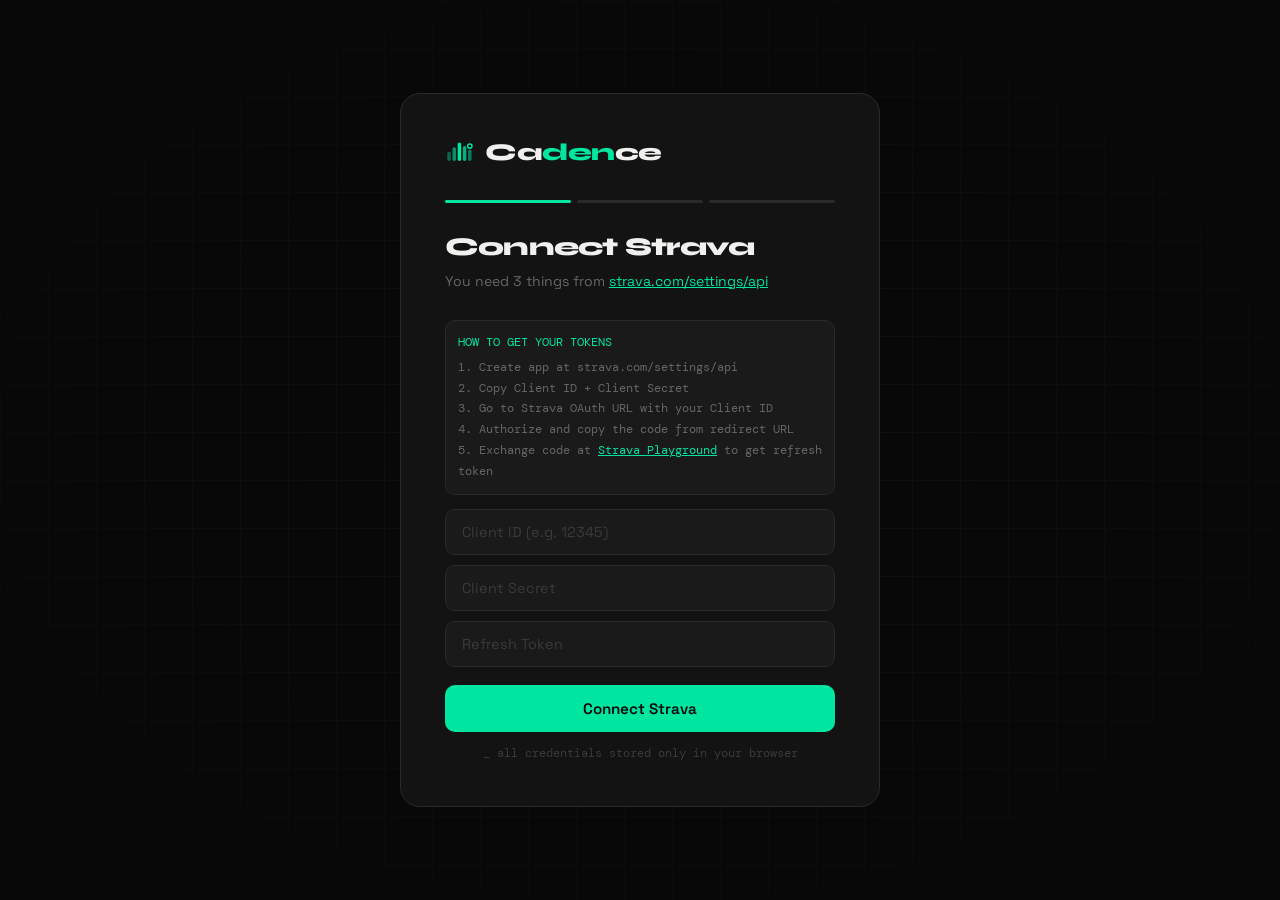
<file: cadence-app.html>
<!DOCTYPE html>
<html lang="en">
<head>
<meta charset="UTF-8">
<meta name="viewport" content="width=device-width, initial-scale=1.0">
<title>Cadence App</title>
<link href="https://fonts.googleapis.com/css2?family=Syne:wght@700;800&family=Space+Grotesk:wght@300;400;500;600&family=DM+Mono:wght@400;500&display=swap" rel="stylesheet">
<style>
  *, *::before, *::after { box-sizing: border-box; margin: 0; padding: 0; }

  :root {
    --green: #00E5A0;
    --green-dark: #00A371;
    --green-dim: #00E5A012;
    --bg: #080808;
    --bg2: #0e0e0e;
    --surface: #131313;
    --surface2: #1a1a1a;
    --surface3: #222;
    --border: #1e1e1e;
    --border2: #2a2a2a;
    --text: #f0f0ee;
    --muted: #666;
    --muted2: #3a3a3a;
    --sidebar-w: 240px;
  }

  body {
    background: var(--bg);
    color: var(--text);
    font-family: 'Space Grotesk', sans-serif;
    min-height: 100vh;
    overflow-x: hidden;
  }

  /* ─── SCREENS ─── */
  .screen { display: none; }
  .screen.active { display: flex; }

  /* ─── ONBOARDING ─── */
  #screen-onboard {
    min-height: 100vh;
    flex-direction: column;
    align-items: center;
    justify-content: center;
    padding: 40px 24px;
    position: relative;
    overflow: hidden;
  }

  .ob-grid {
    position: absolute; inset: 0;
    background-image: linear-gradient(var(--border) 1px, transparent 1px),
                      linear-gradient(90deg, var(--border) 1px, transparent 1px);
    background-size: 48px 48px;
    opacity: 0.4;
    mask-image: radial-gradient(ellipse 70% 70% at 50% 50%, black 20%, transparent 100%);
  }

  .ob-orb {
    position: absolute;
    width: 500px; height: 500px;
    background: radial-gradient(circle, #00E5A018 0%, transparent 70%);
    top: 50%; left: 50%;
    transform: translate(-50%, -50%);
    animation: pulse-orb 4s ease-in-out infinite;
  }

  @keyframes pulse-orb {
    0%, 100% { transform: translate(-50%, -50%) scale(1); }
    50% { transform: translate(-50%, -50%) scale(1.08); }
  }

  .ob-card {
    background: var(--surface);
    border: 1px solid var(--border2);
    border-radius: 20px;
    padding: 44px;
    max-width: 480px;
    width: 100%;
    position: relative;
    z-index: 1;
    animation: fadeUp 0.6s ease both;
  }

  @keyframes fadeUp {
    from { opacity: 0; transform: translateY(20px); }
    to { opacity: 1; transform: translateY(0); }
  }

  .ob-logo {
    display: flex;
    align-items: center;
    gap: 10px;
    margin-bottom: 32px;
  }

  .ob-wordmark {
    font-family: 'Syne', sans-serif;
    font-weight: 800;
    font-size: 1.5rem;
    letter-spacing: -0.02em;
  }

  .ob-wordmark span { color: var(--green); }

  .ob-step { display: none; }
  .ob-step.active { display: block; animation: fadeUp 0.4s ease both; }

  .ob-h { font-family: 'Syne', sans-serif; font-weight: 800; font-size: 1.6rem; letter-spacing: -0.03em; margin-bottom: 8px; }
  .ob-sub { font-size: 0.88rem; color: var(--muted); line-height: 1.6; margin-bottom: 28px; }

  .ob-input {
    width: 100%;
    background: var(--surface2);
    border: 1px solid var(--border2);
    border-radius: 10px;
    padding: 13px 16px;
    color: var(--text);
    font-family: 'Space Grotesk', sans-serif;
    font-size: 0.9rem;
    outline: none;
    margin-bottom: 10px;
    transition: border-color 0.2s;
  }

  .ob-input:focus { border-color: var(--green); }
  .ob-input::placeholder { color: var(--muted2); }

  .ob-select-grid {
    display: grid;
    grid-template-columns: 1fr 1fr;
    gap: 8px;
    margin-bottom: 20px;
  }

  .ob-option {
    background: var(--surface2);
    border: 1px solid var(--border2);
    border-radius: 10px;
    padding: 14px;
    cursor: pointer;
    transition: all 0.2s;
    text-align: center;
  }

  .ob-option:hover { border-color: var(--border2); background: var(--surface3); }
  .ob-option.selected { border-color: var(--green); background: var(--green-dim); }
  .ob-option-icon { font-size: 1.4rem; margin-bottom: 6px; }
  .ob-option-name { font-size: 0.82rem; font-weight: 500; }
  .ob-option-desc { font-size: 0.72rem; color: var(--muted); margin-top: 2px; }

  .btn-ob {
    width: 100%;
    background: var(--green);
    color: #080808;
    border: none;
    border-radius: 10px;
    padding: 14px;
    font-family: 'Space Grotesk', sans-serif;
    font-weight: 600;
    font-size: 0.95rem;
    cursor: pointer;
    margin-top: 8px;
    transition: background 0.2s, transform 0.1s;
  }

  .btn-ob:hover { background: #00ffb3; }
  .btn-ob:active { transform: scale(0.98); }
  .btn-ob:disabled { opacity: 0.4; cursor: not-allowed; }
  .btn-ob.secondary { background: transparent; border: 1px solid var(--border2); color: var(--muted); }
  .btn-ob.secondary:hover { border-color: var(--border2); background: var(--surface2); color: var(--text); }

  .ob-progress {
    display: flex;
    gap: 6px;
    margin-bottom: 28px;
  }

  .ob-dot {
    height: 3px;
    flex: 1;
    background: var(--border2);
    border-radius: 2px;
    transition: background 0.3s;
  }

  .ob-dot.done { background: var(--green); }

  .ob-tip {
    font-size: 0.75rem;
    color: var(--muted2);
    font-family: 'DM Mono', monospace;
    text-align: center;
    margin-top: 12px;
    line-height: 1.5;
  }

  /* ─── MAIN APP ─── */
  #screen-app {
    min-height: 100vh;
    flex-direction: row;
  }

  /* Sidebar */
  aside {
    width: var(--sidebar-w);
    min-height: 100vh;
    background: var(--surface);
    border-right: 1px solid var(--border);
    display: flex;
    flex-direction: column;
    padding: 24px 16px;
    position: fixed;
    top: 0; left: 0; bottom: 0;
    z-index: 50;
    flex-shrink: 0;
  }

  .sidebar-logo {
    display: flex;
    align-items: center;
    gap: 8px;
    padding: 0 8px;
    margin-bottom: 32px;
  }

  .sidebar-wordmark {
    font-family: 'Syne', sans-serif;
    font-weight: 800;
    font-size: 1.1rem;
    letter-spacing: -0.02em;
  }

  .sidebar-wordmark span { color: var(--green); }

  .sidebar-nav { flex: 1; display: flex; flex-direction: column; gap: 2px; }

  .nav-item {
    display: flex;
    align-items: center;
    gap: 10px;
    padding: 10px 12px;
    border-radius: 8px;
    cursor: pointer;
    transition: all 0.15s;
    color: var(--muted);
    font-size: 0.88rem;
    font-weight: 400;
    border: none;
    background: none;
    width: 100%;
    text-align: left;
    text-decoration: none;
  }

  .nav-item:hover { background: var(--surface2); color: var(--text); }
  .nav-item.active { background: var(--green-dim); color: var(--green); border: 1px solid #00E5A018; }

  .nav-item-icon { font-size: 1rem; width: 20px; text-align: center; flex-shrink: 0; }

  .sidebar-bottom { padding-top: 16px; border-top: 1px solid var(--border); }

  .trial-pill {
    background: var(--green-dim);
    border: 1px solid #00E5A022;
    border-radius: 10px;
    padding: 12px;
    margin-bottom: 12px;
  }

  .trial-pill-label { font-size: 0.7rem; color: var(--green); font-family: 'DM Mono', monospace; margin-bottom: 4px; }
  .trial-pill-days { font-family: 'Syne', sans-serif; font-weight: 800; font-size: 1.2rem; letter-spacing: -0.02em; }
  .trial-pill-sub { font-size: 0.7rem; color: var(--muted); }

  .user-row {
    display: flex;
    align-items: center;
    gap: 10px;
    padding: 8px 4px;
  }

  .user-avatar {
    width: 32px; height: 32px;
    border-radius: 50%;
    background: var(--green-dim);
    border: 1px solid #00E5A025;
    display: flex; align-items: center; justify-content: center;
    font-size: 0.75rem;
    font-weight: 600;
    color: var(--green);
    flex-shrink: 0;
    overflow: hidden;
  }

  .user-avatar img { width: 100%; height: 100%; object-fit: cover; border-radius: 50%; }

  .user-name { font-size: 0.82rem; font-weight: 500; flex: 1; overflow: hidden; text-overflow: ellipsis; white-space: nowrap; }
  .user-plan { font-size: 0.65rem; color: var(--green); font-family: 'DM Mono', monospace; }

  /* Main content */
  main {
    margin-left: var(--sidebar-w);
    flex: 1;
    min-height: 100vh;
    display: flex;
    flex-direction: column;
  }

  .top-bar {
    display: flex;
    align-items: center;
    justify-content: space-between;
    padding: 20px 32px;
    border-bottom: 1px solid var(--border);
    background: var(--bg);
    position: sticky;
    top: 0;
    z-index: 40;
  }

  .top-bar-title {
    font-family: 'Syne', sans-serif;
    font-weight: 800;
    font-size: 1.2rem;
    letter-spacing: -0.02em;
  }

  .top-bar-actions { display: flex; gap: 8px; align-items: center; }

  .btn-sm {
    background: var(--surface);
    border: 1px solid var(--border2);
    color: var(--muted);
    border-radius: 8px;
    padding: 7px 14px;
    font-family: 'Space Grotesk', sans-serif;
    font-size: 0.8rem;
    cursor: pointer;
    transition: all 0.2s;
  }

  .btn-sm:hover { border-color: var(--green); color: var(--green); }
  .btn-sm.primary { background: var(--green); color: #080808; border-color: var(--green); font-weight: 600; }
  .btn-sm.primary:hover { background: #00ffb3; }

  .page { display: none; padding: 32px; flex: 1; }
  .page.active { display: block; animation: fadeUp 0.3s ease both; }

  /* Stats grid */
  .stats-grid {
    display: grid;
    grid-template-columns: repeat(auto-fit, minmax(160px, 1fr));
    gap: 12px;
    margin-bottom: 28px;
  }

  .stat-card {
    background: var(--surface);
    border: 1px solid var(--border);
    border-radius: 12px;
    padding: 20px;
    transition: border-color 0.2s;
  }

  .stat-card:hover { border-color: var(--border2); }

  .stat-label {
    font-size: 0.68rem;
    color: var(--muted);
    text-transform: uppercase;
    letter-spacing: 0.1em;
    font-family: 'DM Mono', monospace;
    margin-bottom: 8px;
  }

  .stat-value {
    font-family: 'DM Mono', monospace;
    font-size: 1.8rem;
    font-weight: 500;
    line-height: 1;
    color: var(--text);
  }

  .stat-value.accent { color: var(--green); }

  .stat-sub {
    font-size: 0.72rem;
    color: var(--muted);
    margin-top: 4px;
    font-family: 'DM Mono', monospace;
  }

  /* Activities */
  .activities-wrap {
    display: grid;
    grid-template-columns: repeat(auto-fill, minmax(300px, 1fr));
    gap: 12px;
  }

  .act-card {
    background: var(--surface);
    border: 1px solid var(--border);
    border-radius: 12px;
    padding: 18px;
    transition: border-color 0.2s, transform 0.15s;
    cursor: pointer;
  }

  .act-card:hover { border-color: var(--border2); transform: translateY(-1px); }

  .act-header {
    display: flex;
    align-items: flex-start;
    justify-content: space-between;
    margin-bottom: 12px;
  }

  .act-type-icon {
    width: 34px; height: 34px;
    border-radius: 8px;
    display: flex; align-items: center; justify-content: center;
    font-size: 1rem;
    background: var(--green-dim);
    flex-shrink: 0;
  }

  .act-date { font-size: 0.72rem; color: var(--muted); font-family: 'DM Mono', monospace; }
  .act-name { font-weight: 600; font-size: 0.95rem; margin-bottom: 2px; }
  .act-sport { font-size: 0.72rem; color: var(--muted); }

  .act-stats {
    display: grid;
    grid-template-columns: repeat(3, 1fr);
    gap: 8px;
    padding-top: 12px;
    border-top: 1px solid var(--border);
  }

  .act-stat { text-align: center; }
  .act-stat-val { font-family: 'DM Mono', monospace; font-size: 1rem; font-weight: 500; display: block; }
  .act-stat-lbl { font-size: 0.62rem; color: var(--muted); text-transform: uppercase; letter-spacing: 0.08em; }

  /* AI Coach page */
  .coach-layout {
    display: grid;
    grid-template-columns: 1fr 340px;
    gap: 20px;
    height: calc(100vh - 140px);
  }

  .chat-wrap {
    background: var(--surface);
    border: 1px solid var(--border);
    border-radius: 14px;
    display: flex;
    flex-direction: column;
    overflow: hidden;
  }

  .chat-header {
    padding: 16px 20px;
    border-bottom: 1px solid var(--border);
    display: flex;
    align-items: center;
    gap: 10px;
  }

  .chat-ai-dot {
    width: 8px; height: 8px;
    background: var(--green);
    border-radius: 50%;
    animation: blink 2s ease-in-out infinite;
    flex-shrink: 0;
  }

  @keyframes blink { 0%,100%{opacity:1} 50%{opacity:0.3} }

  .chat-ai-name { font-weight: 600; font-size: 0.9rem; }
  .chat-ai-model { font-size: 0.72rem; color: var(--muted); font-family: 'DM Mono', monospace; margin-left: auto; }

  .chat-messages {
    flex: 1;
    overflow-y: auto;
    padding: 20px;
    display: flex;
    flex-direction: column;
    gap: 16px;
    scroll-behavior: smooth;
  }

  .chat-messages::-webkit-scrollbar { width: 4px; }
  .chat-messages::-webkit-scrollbar-track { background: transparent; }
  .chat-messages::-webkit-scrollbar-thumb { background: var(--border2); border-radius: 2px; }

  .msg {
    display: flex;
    gap: 10px;
    align-items: flex-start;
    animation: fadeUp 0.3s ease both;
  }

  .msg.user { flex-direction: row-reverse; }

  .msg-avatar {
    width: 28px; height: 28px;
    border-radius: 50%;
    display: flex; align-items: center; justify-content: center;
    font-size: 0.7rem;
    font-weight: 600;
    flex-shrink: 0;
  }

  .msg-avatar.coach { background: var(--green-dim); color: var(--green); border: 1px solid #00E5A025; }
  .msg-avatar.user-av { background: var(--surface3); color: var(--muted); border: 1px solid var(--border2); overflow: hidden; }
  .msg-avatar.user-av img { width: 100%; height: 100%; object-fit: cover; border-radius: 50%; }

  .msg-bubble {
    background: var(--surface2);
    border: 1px solid var(--border);
    border-radius: 10px;
    padding: 12px 14px;
    font-size: 0.88rem;
    line-height: 1.6;
    max-width: 80%;
  }

  .msg.user .msg-bubble {
    background: var(--green-dim);
    border-color: #00E5A020;
    color: var(--text);
  }

  .msg-time { font-size: 0.65rem; color: var(--muted2); font-family: 'DM Mono', monospace; margin-top: 4px; text-align: right; }
  .msg.user .msg-time { text-align: left; }

  .chat-input-wrap {
    padding: 16px 20px;
    border-top: 1px solid var(--border);
    display: flex;
    gap: 8px;
  }

  .chat-input {
    flex: 1;
    background: var(--surface2);
    border: 1px solid var(--border2);
    border-radius: 10px;
    padding: 11px 16px;
    color: var(--text);
    font-family: 'Space Grotesk', sans-serif;
    font-size: 0.88rem;
    outline: none;
    resize: none;
    transition: border-color 0.2s;
    min-height: 44px;
    max-height: 120px;
  }

  .chat-input:focus { border-color: var(--green); }
  .chat-input::placeholder { color: var(--muted2); }

  .chat-send {
    background: var(--green);
    color: #080808;
    border: none;
    border-radius: 10px;
    width: 44px; height: 44px;
    display: flex; align-items: center; justify-content: center;
    cursor: pointer;
    flex-shrink: 0;
    transition: background 0.2s;
    font-size: 1rem;
  }

  .chat-send:hover { background: #00ffb3; }
  .chat-send:disabled { opacity: 0.4; cursor: not-allowed; }

  /* Coach sidebar */
  .coach-sidebar {
    display: flex;
    flex-direction: column;
    gap: 12px;
    overflow-y: auto;
  }

  .sidebar-card {
    background: var(--surface);
    border: 1px solid var(--border);
    border-radius: 12px;
    padding: 16px;
  }

  .sidebar-card-title {
    font-size: 0.72rem;
    color: var(--muted);
    font-family: 'DM Mono', monospace;
    text-transform: uppercase;
    letter-spacing: 0.1em;
    margin-bottom: 12px;
  }

  .quick-prompt {
    background: var(--surface2);
    border: 1px solid var(--border2);
    border-radius: 8px;
    padding: 10px 12px;
    font-size: 0.8rem;
    color: var(--muted);
    cursor: pointer;
    transition: all 0.15s;
    margin-bottom: 6px;
    width: 100%;
    text-align: left;
    font-family: 'Space Grotesk', sans-serif;
  }

  .quick-prompt:hover { border-color: var(--green); color: var(--green); }

  /* AI key config */
  .ai-config-row {
    display: flex;
    align-items: center;
    gap: 8px;
    margin-bottom: 8px;
  }

  .ai-model-chip {
    flex: 1;
    padding: 8px 10px;
    border-radius: 8px;
    border: 1px solid var(--border2);
    background: var(--surface2);
    font-size: 0.78rem;
    color: var(--muted);
    cursor: pointer;
    transition: all 0.2s;
    text-align: center;
    font-family: 'Space Grotesk', sans-serif;
  }

  .ai-model-chip.active { border-color: var(--green); color: var(--green); background: var(--green-dim); }

  /* Groups page */
  .groups-grid {
    display: grid;
    grid-template-columns: repeat(auto-fill, minmax(280px, 1fr));
    gap: 12px;
  }

  .group-card {
    background: var(--surface);
    border: 1px solid var(--border);
    border-radius: 12px;
    padding: 20px;
    transition: border-color 0.2s;
  }

  .group-card:hover { border-color: var(--border2); }

  .group-flag { font-size: 1.4rem; margin-bottom: 10px; }
  .group-name { font-family: 'Syne', sans-serif; font-weight: 700; font-size: 1.05rem; margin-bottom: 4px; letter-spacing: -0.02em; }
  .group-meta { font-size: 0.78rem; color: var(--muted); margin-bottom: 14px; }
  .group-bar-bg { height: 4px; background: var(--surface3); border-radius: 2px; margin-bottom: 10px; }
  .group-bar-fg { height: 100%; background: var(--green); border-radius: 2px; }

  .group-stats {
    display: flex;
    justify-content: space-between;
    margin-bottom: 14px;
  }

  .group-stat-val { font-family: 'DM Mono', monospace; font-size: 1rem; font-weight: 500; }
  .group-stat-lbl { font-size: 0.65rem; color: var(--muted); text-transform: uppercase; letter-spacing: 0.08em; }

  .btn-join {
    width: 100%;
    padding: 9px;
    border-radius: 8px;
    font-family: 'Space Grotesk', sans-serif;
    font-size: 0.82rem;
    font-weight: 600;
    cursor: pointer;
    border: none;
    transition: all 0.2s;
  }

  .btn-join.joined { background: var(--green-dim); color: var(--green); border: 1px solid #00E5A022; }
  .btn-join.open { background: var(--surface2); color: var(--muted); border: 1px solid var(--border2); }
  .btn-join.open:hover { border-color: var(--green); color: var(--green); }

  /* Loading spinner */
  .spinner {
    width: 18px; height: 18px;
    border: 2px solid var(--border2);
    border-top-color: var(--green);
    border-radius: 50%;
    animation: spin 0.7s linear infinite;
    display: inline-block;
    vertical-align: middle;
    margin-right: 6px;
  }

  @keyframes spin { to { transform: rotate(360deg); } }

  .typing-indicator {
    display: flex;
    gap: 4px;
    align-items: center;
    padding: 4px 0;
  }

  .typing-dot {
    width: 6px; height: 6px;
    background: var(--green);
    border-radius: 50%;
    animation: typing 1.2s ease-in-out infinite;
  }

  .typing-dot:nth-child(2) { animation-delay: 0.2s; }
  .typing-dot:nth-child(3) { animation-delay: 0.4s; }

  @keyframes typing {
    0%, 80%, 100% { transform: scale(0.7); opacity: 0.5; }
    40% { transform: scale(1); opacity: 1; }
  }

  /* Notification toast */
  .toast {
    position: fixed;
    bottom: 24px;
    right: 24px;
    background: var(--surface2);
    border: 1px solid var(--border2);
    border-radius: 10px;
    padding: 12px 18px;
    font-size: 0.85rem;
    z-index: 200;
    animation: slideIn 0.3s ease;
    display: flex;
    align-items: center;
    gap: 8px;
    max-width: 320px;
    box-shadow: 0 8px 32px #00000060;
  }

  .toast.success { border-color: #00E5A040; }
  .toast-icon { color: var(--green); flex-shrink: 0; }

  @keyframes slideIn {
    from { opacity: 0; transform: translateY(10px); }
    to { opacity: 1; transform: translateY(0); }
  }

  /* Mobile */
  @media (max-width: 768px) {
    aside { transform: translateX(-100%); }
    main { margin-left: 0; }
    .coach-layout { grid-template-columns: 1fr; }
    .coach-sidebar { display: none; }
    .page { padding: 16px; }
    .top-bar { padding: 14px 16px; }
  }

  /* Scrollbar */
  ::-webkit-scrollbar { width: 4px; height: 4px; }
  ::-webkit-scrollbar-track { background: transparent; }
  ::-webkit-scrollbar-thumb { background: var(--border2); border-radius: 2px; }
</style>
</head>
<body>

<!-- ════════════════ ONBOARDING ════════════════ -->
<div class="screen active" id="screen-onboard">
  <div class="ob-grid"></div>
  <div class="ob-orb"></div>

  <div class="ob-card">
    <div class="ob-logo">
      <svg width="30" height="30" viewBox="0 0 52 52" fill="none">
        <rect x="4" y="24" width="6" height="16" rx="3" fill="#00E5A0" opacity="0.4"/>
        <rect x="13" y="16" width="6" height="24" rx="3" fill="#00E5A0" opacity="0.6"/>
        <rect x="22" y="8" width="6" height="32" rx="3" fill="#00E5A0"/>
        <rect x="31" y="14" width="6" height="26" rx="3" fill="#00E5A0" opacity="0.75"/>
        <rect x="40" y="20" width="6" height="20" rx="3" fill="#00E5A0" opacity="0.5"/>
        <circle cx="43" cy="14" r="5" fill="#00E5A0"/>
        <circle cx="43" cy="14" r="2.5" fill="#080808"/>
      </svg>
      <span class="ob-wordmark">Ca<span>den</span>ce</span>
    </div>

    <div class="ob-progress">
      <div class="ob-dot done" id="dot-0"></div>
      <div class="ob-dot" id="dot-1"></div>
      <div class="ob-dot" id="dot-2"></div>
    </div>

    <!-- Step 0: Strava credentials -->
    <div class="ob-step active" id="step-0">
      <div class="ob-h">Connect Strava</div>
      <div class="ob-sub">You need 3 things from <a href="https://www.strava.com/settings/api" target="_blank" style="color:var(--green)">strava.com/settings/api</a></div>
      <div style="background:var(--surface2);border:1px solid var(--border2);border-radius:10px;padding:12px;margin-bottom:14px;font-size:0.72rem;color:var(--muted);line-height:1.8;font-family:'DM Mono',monospace;">
        <div style="color:var(--green);margin-bottom:4px;">HOW TO GET YOUR TOKENS</div>
        1. Create app at strava.com/settings/api<br>
        2. Copy Client ID + Client Secret<br>
        3. Go to Strava OAuth URL with your Client ID<br>
        4. Authorize and copy the code from redirect URL<br>
        5. Exchange code at <a href="https://developers.strava.com/playground/" target="_blank" style="color:var(--green)">Strava Playground</a> to get refresh token
      </div>
      <input class="ob-input" id="strava-client-id" type="text" placeholder="Client ID (e.g. 12345)">
      <input class="ob-input" id="strava-client-secret" type="password" placeholder="Client Secret">
      <input class="ob-input" id="strava-refresh-token" type="password" placeholder="Refresh Token">
      <button class="btn-ob" id="btn-strava" onclick="connectStrava()">Connect Strava</button>
      <p class="ob-tip">_ all credentials stored only in your browser</p>
    </div>

    <!-- Step 1: Choose AI -->
    <div class="ob-step" id="step-1">
      <div class="ob-h">Choose your AI</div>
      <div class="ob-sub">Pick your preferred AI coach. You'll need an API key — stored only in your browser.</div>
      <div class="ob-select-grid">
        <div class="ob-option selected" onclick="selectAI('claude', this)">
          <div class="ob-option-icon">🧠</div>
          <div class="ob-option-name">Claude</div>
          <div class="ob-option-desc">by Anthropic</div>
        </div>
        <div class="ob-option" onclick="selectAI('openai', this)">
          <div class="ob-option-icon">⚡</div>
          <div class="ob-option-name">ChatGPT</div>
          <div class="ob-option-desc">by OpenAI</div>
        </div>
        <div class="ob-option" onclick="selectAI('gemini', this)">
          <div class="ob-option-icon">✨</div>
          <div class="ob-option-name">Gemini</div>
          <div class="ob-option-desc">by Google · free tier</div>
        </div>
      </div>
      <input class="ob-input" id="ai-key" type="password" placeholder="Paste your API key…">
      <button class="btn-ob" onclick="saveAI()">Save & continue</button>
      <button class="btn-ob secondary" style="margin-top:6px" onclick="skipAI()">Skip for now</button>
      <p class="ob-tip">_ key never leaves your device</p>
    </div>

    <!-- Step 2: Ready -->
    <div class="ob-step" id="step-2">
      <div class="ob-h">You're ready. 🎉</div>
      <div class="ob-sub">Your 14-day free trial has started. No credit card needed.</div>
      <div style="background:var(--surface2);border:1px solid var(--border2);border-radius:10px;padding:14px;margin-bottom:20px;">
        <div style="font-size:0.72rem;color:var(--muted);font-family:'DM Mono',monospace;margin-bottom:4px;">TRIAL ENDS IN</div>
        <div style="font-family:'Syne',sans-serif;font-weight:800;font-size:2rem;color:var(--green);letter-spacing:-0.02em;">14 days</div>
        <div style="font-size:0.75rem;color:var(--muted);">Full Pro access — no credit card</div>
      </div>
      <button class="btn-ob" onclick="enterApp()">Open Cadence →</button>
    </div>
  </div>
</div>

<!-- ════════════════ MAIN APP ════════════════ -->
<div class="screen" id="screen-app">

  <!-- Sidebar -->
  <aside>
    <div class="sidebar-logo">
      <svg width="24" height="24" viewBox="0 0 52 52" fill="none">
        <rect x="4" y="24" width="6" height="16" rx="3" fill="#00E5A0" opacity="0.4"/>
        <rect x="13" y="16" width="6" height="24" rx="3" fill="#00E5A0" opacity="0.6"/>
        <rect x="22" y="8" width="6" height="32" rx="3" fill="#00E5A0"/>
        <rect x="31" y="14" width="6" height="26" rx="3" fill="#00E5A0" opacity="0.75"/>
        <rect x="40" y="20" width="6" height="20" rx="3" fill="#00E5A0" opacity="0.5"/>
        <circle cx="43" cy="14" r="5" fill="#00E5A0"/>
        <circle cx="43" cy="14" r="2.5" fill="#080808"/>
      </svg>
      <span class="sidebar-wordmark">Ca<span>den</span>ce</span>
    </div>

    <nav class="sidebar-nav">
      <button class="nav-item active" onclick="showPage('dashboard', this)">
        <span class="nav-item-icon">📊</span> Dashboard
      </button>
      <button class="nav-item" onclick="showPage('coach', this)">
        <span class="nav-item-icon">🤖</span> AI Coach
      </button>
      <button class="nav-item" onclick="showPage('activities', this)">
        <span class="nav-item-icon">🏃</span> Activities
      </button>
      <button class="nav-item" onclick="showPage('groups', this)">
        <span class="nav-item-icon">👥</span> Groups
      </button>
      <button class="nav-item" onclick="showPage('plan', this)">
        <span class="nav-item-icon">📅</span> Training Plan
      </button>
    </nav>

    <div class="sidebar-bottom">
      <div class="trial-pill">
        <div class="trial-pill-label">FREE TRIAL</div>
        <div class="trial-pill-days">14 days left</div>
        <div class="trial-pill-sub">Upgrade to Elite</div>
      </div>
      <div class="user-row">
        <div class="user-avatar" id="sidebar-avatar">?</div>
        <div>
          <div class="user-name" id="sidebar-name">Loading…</div>
          <div class="user-plan">PRO TRIAL</div>
        </div>
      </div>
    </div>
  </aside>

  <!-- Main -->
  <main>
    <div class="top-bar">
      <div class="top-bar-title" id="page-title">Dashboard</div>
      <div class="top-bar-actions">
        <button class="btn-sm" onclick="refreshData()">↻ Sync</button>
        <button class="btn-sm primary" onclick="showPage('coach', document.querySelector('.nav-item:nth-child(2))'))">Ask AI Coach</button>
      </div>
    </div>

    <!-- Dashboard -->
    <div class="page active" id="page-dashboard">
      <div class="stats-grid" id="stats-grid">
        <div class="stat-card"><div class="stat-label">Activities</div><div class="stat-value accent" id="s-count">—</div><div class="stat-sub">last 60 days</div></div>
        <div class="stat-card"><div class="stat-label">Distance</div><div class="stat-value" id="s-dist">—</div><div class="stat-sub">km total</div></div>
        <div class="stat-card"><div class="stat-label">Moving time</div><div class="stat-value" id="s-time">—</div><div class="stat-sub">hours</div></div>
        <div class="stat-card"><div class="stat-label">Elevation</div><div class="stat-value" id="s-elev">—</div><div class="stat-sub">meters gained</div></div>
        <div class="stat-card"><div class="stat-label">Avg pace</div><div class="stat-value accent" id="s-pace">—</div><div class="stat-sub">min/km (runs)</div></div>
      </div>

      <div style="display:flex;align-items:center;justify-content:space-between;margin-bottom:16px;">
        <div style="font-family:'DM Mono',monospace;font-size:0.72rem;color:var(--muted);letter-spacing:0.1em;text-transform:uppercase;">Recent Activities</div>
        <button class="btn-sm" onclick="showPage('activities', document.querySelectorAll('.nav-item')[2])">View all →</button>
      </div>

      <div class="activities-wrap" id="dash-activities">
        <div style="color:var(--muted);font-size:0.88rem;padding:40px;text-align:center;grid-column:1/-1;">
          <div class="spinner"></div> Loading your activities…
        </div>
      </div>
    </div>

    <!-- AI Coach -->
    <div class="page" id="page-coach">
      <div class="coach-layout">
        <div class="chat-wrap">
          <div class="chat-header">
            <div class="chat-ai-dot"></div>
            <div class="chat-ai-name">Cadence Coach</div>
            <div class="chat-ai-model" id="chat-model-label">Claude</div>
          </div>
          <div class="chat-messages" id="chat-messages">
            <div class="msg">
              <div class="msg-avatar coach">AI</div>
              <div>
                <div class="msg-bubble">Hey! I'm your Cadence AI Coach. I have access to your recent Strava activities and I'm here to help you train smarter. Ask me anything — pacing, recovery, training plans, race prep... what's on your mind? 🏃</div>
                <div class="msg-time">now</div>
              </div>
            </div>
          </div>
          <div class="chat-input-wrap">
            <textarea class="chat-input" id="chat-input" placeholder="Ask your coach anything…" rows="1" onkeydown="handleKey(event)"></textarea>
            <button class="chat-send" id="chat-send" onclick="sendMessage()">→</button>
          </div>
        </div>

        <div class="coach-sidebar">
          <!-- AI config -->
          <div class="sidebar-card">
            <div class="sidebar-card-title">AI Model</div>
            <div class="ai-config-row">
              <div class="ai-model-chip active" id="chip-claude" onclick="switchModel('claude')">Claude</div>
              <div class="ai-model-chip" id="chip-openai" onclick="switchModel('openai')">ChatGPT</div>
              <div class="ai-model-chip" id="chip-gemini" onclick="switchModel('gemini')">Gemini ✨</div>
            </div>
            <input class="ob-input" id="coach-api-key" type="password" placeholder="API key…" style="margin-bottom:6px;font-size:0.78rem;padding:9px 12px;">
            <button class="btn-ob" style="padding:9px;font-size:0.8rem;" onclick="saveCoachKey()">Save key</button>
          </div>

          <!-- Quick prompts -->
          <div class="sidebar-card">
            <div class="sidebar-card-title">Quick prompts</div>
            <button class="quick-prompt" onclick="quickPrompt(this)">Why is my pace dropping in long runs?</button>
            <button class="quick-prompt" onclick="quickPrompt(this)">Am I overtraining this week?</button>
            <button class="quick-prompt" onclick="quickPrompt(this)">Build me a 10K training plan</button>
            <button class="quick-prompt" onclick="quickPrompt(this)">When will I break 50min for 10K?</button>
            <button class="quick-prompt" onclick="quickPrompt(this)">How's my weekly volume trend?</button>
            <button class="quick-prompt" onclick="quickPrompt(this)">What should I focus on this week?</button>
          </div>

          <!-- Recent stats for context -->
          <div class="sidebar-card">
            <div class="sidebar-card-title">Context sent to AI</div>
            <div id="context-preview" style="font-size:0.75rem;color:var(--muted);line-height:1.6;font-family:'DM Mono',monospace;">Loading your data…</div>
          </div>
        </div>
      </div>
    </div>

    <!-- Activities -->
    <div class="page" id="page-activities">
      <div style="display:flex;gap:8px;margin-bottom:20px;flex-wrap:wrap;" id="activity-filters">
        <button class="btn-sm primary" onclick="filterActs('all',this)">All</button>
        <button class="btn-sm" onclick="filterActs('Run',this)">Runs</button>
        <button class="btn-sm" onclick="filterActs('Ride',this)">Rides</button>
        <button class="btn-sm" onclick="filterActs('Walk',this)">Walks</button>
      </div>
      <div class="activities-wrap" id="all-activities"></div>
    </div>

    <!-- Groups -->
    <div class="page" id="page-groups">
      <div style="display:flex;align-items:center;justify-content:space-between;margin-bottom:24px;">
        <div>
          <div style="font-family:'Syne',sans-serif;font-weight:800;font-size:1.2rem;letter-spacing:-0.02em;margin-bottom:4px;">City Groups</div>
          <div style="font-size:0.82rem;color:var(--muted);">Compete with runners in your zone. Weekly km battles.</div>
        </div>
        <button class="btn-sm primary">+ Create group</button>
      </div>
      <div class="groups-grid" id="groups-grid"></div>
    </div>

    <!-- Training Plan -->
    <div class="page" id="page-plan">
      <div style="text-align:center;padding:80px 20px;">
        <div style="font-size:3rem;margin-bottom:16px;">📅</div>
        <div style="font-family:'Syne',sans-serif;font-weight:800;font-size:1.4rem;margin-bottom:10px;letter-spacing:-0.02em;">Training Plan</div>
        <div style="color:var(--muted);font-size:0.9rem;max-width:400px;margin:0 auto 28px;line-height:1.6;">Connect your AI coach and ask it to generate a personalized training plan based on your Strava data.</div>
        <button class="btn-sm primary" onclick="showPage('coach', document.querySelectorAll('.nav-item')[1]); setTimeout(()=>{document.getElementById('chat-input').value='Build me a personalized training plan for the next 4 weeks based on my recent activities';document.getElementById('chat-input').focus()},300)">Generate with AI Coach →</button>
      </div>
    </div>

  </main>
</div>

<script>
// ── State ──
let state = {
  stravaToken: localStorage.getItem('strava_token') || '',
  aiProvider: localStorage.getItem('ai_provider') || 'claude',
  aiKey: localStorage.getItem('ai_key') || '',
  athlete: null,
  activities: [],
  currentStep: 0,
  currentPage: 'dashboard'
};

// ── Boot ──
window.addEventListener('load', async () => {
  const hasCredentials = localStorage.getItem('strava_client_id') && localStorage.getItem('strava_refresh_token');
  if (hasCredentials) {
    // Auto refresh token on load
    const refreshed = await refreshStravaToken();
    if (refreshed) { enterApp(); return; }
  } else if (state.stravaToken) {
    enterApp();
    return;
  }
  // Prefill saved keys
  if (state.aiKey) document.getElementById('ai-key').value = '••••••••••••';
  if (state.aiKey) document.getElementById('coach-api-key').value = '••••••••••••';
  updateModelUI();
});

// ── Onboarding ──
function goStep(n) {
  document.querySelectorAll('.ob-step').forEach(s => s.classList.remove('active'));
  document.getElementById('step-' + n).classList.add('active');
  for (let i = 0; i <= n; i++) document.getElementById('dot-' + i).classList.add('done');
  state.currentStep = n;
}

async function connectStrava() {
  const clientId = document.getElementById('strava-client-id').value.trim();
  const clientSecret = document.getElementById('strava-client-secret').value.trim();
  const refreshToken = document.getElementById('strava-refresh-token').value.trim();
  if (!clientId || !clientSecret || !refreshToken) return toast('Please fill all 3 fields', 'error');
  const btn = document.getElementById('btn-strava');
  btn.disabled = true;
  btn.innerHTML = '<span class="spinner"></span> Connecting…';
  try {
    // Exchange refresh token for access token
    const tokenRes = await fetch('https://www.strava.com/oauth/token', {
      method: 'POST',
      headers: { 'Content-Type': 'application/json' },
      body: JSON.stringify({
        client_id: clientId,
        client_secret: clientSecret,
        refresh_token: refreshToken,
        grant_type: 'refresh_token'
      })
    });
    if (!tokenRes.ok) throw new Error('Invalid credentials — check Client ID, Secret and Refresh Token');
    const tokenData = await tokenRes.json();
    if (tokenData.errors) throw new Error('Invalid credentials');
    state.stravaToken = tokenData.access_token;
    // Save credentials for auto-refresh
    localStorage.setItem('strava_client_id', clientId);
    localStorage.setItem('strava_client_secret', clientSecret);
    localStorage.setItem('strava_refresh_token', refreshToken);
    localStorage.setItem('strava_token', tokenData.access_token);
    // Load athlete to verify
    const athRes = await fetch('https://www.strava.com/api/v3/athlete', {
      headers: { Authorization: `Bearer ${state.stravaToken}` }
    });
    if (!athRes.ok) throw new Error('Connected but failed to load athlete');
    state.athlete = await athRes.json();
    goStep(1);
  } catch(e) {
    toast(e.message || 'Connection failed — check your credentials', 'error');
  } finally {
    btn.disabled = false;
    btn.textContent = 'Connect Strava';
  }
}

async function refreshStravaToken() {
  const clientId = localStorage.getItem('strava_client_id');
  const clientSecret = localStorage.getItem('strava_client_secret');
  const refreshToken = localStorage.getItem('strava_refresh_token');
  if (!clientId || !clientSecret || !refreshToken) return false;
  try {
    const res = await fetch('https://www.strava.com/oauth/token', {
      method: 'POST',
      headers: { 'Content-Type': 'application/json' },
      body: JSON.stringify({ client_id: clientId, client_secret: clientSecret, refresh_token: refreshToken, grant_type: 'refresh_token' })
    });
    const data = await res.json();
    if (data.access_token) {
      state.stravaToken = data.access_token;
      localStorage.setItem('strava_token', data.access_token);
      return true;
    }
  } catch(e) {}
  return false;
}

function selectAI(provider, el) {
  document.querySelectorAll('.ob-option').forEach(o => o.classList.remove('selected'));
  el.classList.add('selected');
  state.aiProvider = provider;
}

function saveAI() {
  const key = document.getElementById('ai-key').value.trim();
  if (key && !key.includes('•')) {
    state.aiKey = key;
    localStorage.setItem('ai_key', key);
    localStorage.setItem('ai_provider', state.aiProvider);
  }
  goStep(2);
}

function skipAI() { goStep(2); }

async function enterApp() {
  document.getElementById('screen-onboard').classList.remove('active');
  document.getElementById('screen-app').classList.add('active');
  await loadData();
}

// ── Data Loading ──
async function loadData() {
  if (!state.stravaToken) return;
  try {
    // Load athlete if not loaded
    if (!state.athlete) {
      const res = await fetch('https://www.strava.com/api/v3/athlete', {
        headers: { Authorization: `Bearer ${state.stravaToken}` }
      });
      state.athlete = await res.json();
    }

    // Update UI with athlete
    const name = `${state.athlete.firstname || ''} ${state.athlete.lastname || ''}`.trim();
    const nameEl = document.getElementById('sidebar-name');
    if (nameEl) nameEl.textContent = name || 'Runner';

    const avatarEl = document.getElementById('sidebar-avatar');
    if (avatarEl) {
      if (state.athlete.profile && state.athlete.profile !== 'https://dgalywyr863hv.cloudfront.net/pictures/athletes/large.jpg') {
        avatarEl.innerHTML = `<img src="${state.athlete.profile}" alt="">`;
      } else {
        avatarEl.textContent = (state.athlete.firstname || 'R')[0].toUpperCase();
      }
    }

    // Load activities
    const actsRes = await fetch('https://www.strava.com/api/v3/athlete/activities?per_page=60', {
      headers: { Authorization: `Bearer ${state.stravaToken}` }
    });
    state.activities = await actsRes.json();

    renderDashboard();
    renderActivities();
    renderGroups();
    buildContext();

  } catch(e) {
    toast('Failed to load data from Strava', 'error');
    console.error(e);
  }
}

async function refreshData() {
  toast('Syncing with Strava…', 'info');
  await loadData();
  toast('Synced! ✓', 'success');
}

// ── Dashboard ──
function renderDashboard() {
  const acts = state.activities;
  const runs = acts.filter(a => a.sport_type === 'Run' || a.type === 'Run');

  const totalDist = acts.reduce((s,a) => s + (a.distance||0), 0) / 1000;
  const totalTime = acts.reduce((s,a) => s + (a.moving_time||0), 0) / 3600;
  const totalElev = acts.reduce((s,a) => s + (a.total_elevation_gain||0), 0);
  const avgPace = runs.length ? runs.reduce((s,a) => s + (a.moving_time / (a.distance/1000)), 0) / runs.length : 0;

  document.getElementById('s-count').textContent = acts.length;
  document.getElementById('s-dist').textContent = totalDist.toFixed(1);
  document.getElementById('s-time').textContent = totalTime.toFixed(1);
  document.getElementById('s-elev').textContent = Math.round(totalElev).toLocaleString();
  document.getElementById('s-pace').textContent = avgPace > 0 ? fmtPace(avgPace) : '—';

  const container = document.getElementById('dash-activities');
  const recent = acts.slice(0, 6);
  container.innerHTML = recent.length ? recent.map(renderActCard).join('') : '<p style="color:var(--muted);padding:40px;text-align:center">No activities found.</p>';
}

function renderActCard(a) {
  const dist = (a.distance / 1000).toFixed(2);
  const time = fmtTime(a.moving_time);
  const type = a.sport_type || a.type || 'Workout';
  const isRun = type === 'Run' || type === 'TrailRun';
  const third = isRun && a.distance > 0 ? fmtPace(a.moving_time / (a.distance/1000)) : fmtElev(a.total_elevation_gain);
  const thirdLbl = isRun ? 'Pace /km' : 'Elevation';
  const date = new Date(a.start_date_local || a.start_date).toLocaleDateString('en-US',{month:'short',day:'numeric'});

  return `<div class="act-card">
    <div class="act-header">
      <div>
        <div class="act-name">${escHtml(a.name)}</div>
        <div class="act-sport">${type} · ${date}</div>
      </div>
      <div class="act-type-icon">${typeIcon(type)}</div>
    </div>
    <div class="act-stats">
      <div class="act-stat"><span class="act-stat-val">${dist}</span><span class="act-stat-lbl">km</span></div>
      <div class="act-stat"><span class="act-stat-val">${time}</span><span class="act-stat-lbl">Time</span></div>
      <div class="act-stat"><span class="act-stat-val">${third}</span><span class="act-stat-lbl">${thirdLbl}</span></div>
    </div>
  </div>`;
}

// ── Activities page ──
let actFilter = 'all';

function renderActivities() {
  const container = document.getElementById('all-activities');
  const filtered = actFilter === 'all' ? state.activities : state.activities.filter(a => (a.sport_type||a.type) === actFilter);
  container.innerHTML = filtered.length ? filtered.map(renderActCard).join('') : '<p style="color:var(--muted);padding:40px;text-align:center">No activities.</p>';
}

function filterActs(type, btn) {
  actFilter = type;
  document.querySelectorAll('#activity-filters .btn-sm').forEach(b => b.classList.remove('primary'));
  btn.classList.add('primary');
  renderActivities();
}

// ── Groups ──
const GROUPS = [
  { flag:'🇪🇸', name:'Madrid Centro', members:142, km:312, pct:85, joined:true },
  { flag:'🇪🇸', name:'Barcelona Eixample', members:98, km:278, pct:75, joined:false },
  { flag:'🇲🇽', name:'CDMX Norte', members:203, km:248, pct:67, joined:false },
  { flag:'🇨🇴', name:'Bogotá Chapinero', members:87, km:189, pct:51, joined:false },
  { flag:'🇦🇷', name:'Buenos Aires Palermo', members:176, km:334, pct:90, joined:false },
  { flag:'🇺🇸', name:'Miami Beach', members:134, km:156, pct:42, joined:false },
];

function renderGroups() {
  document.getElementById('groups-grid').innerHTML = GROUPS.map(g => `
    <div class="group-card">
      <div class="group-flag">${g.flag}</div>
      <div class="group-name">${g.name}</div>
      <div class="group-meta">${g.members} runners · This week</div>
      <div class="group-bar-bg"><div class="group-bar-fg" style="width:${g.pct}%"></div></div>
      <div class="group-stats">
        <div><div class="group-stat-val">${g.km}</div><div class="group-stat-lbl">km this week</div></div>
        <div><div class="group-stat-val">${g.members}</div><div class="group-stat-lbl">members</div></div>
        <div><div class="group-stat-val">#${Math.ceil(Math.random()*5)}</div><div class="group-stat-lbl">ranking</div></div>
      </div>
      <button class="btn-join ${g.joined?'joined':'open'}" onclick="toggleJoin(this)">${g.joined?'✓ Joined':'Join group'}</button>
    </div>
  `).join('');
}

function toggleJoin(btn) {
  if (btn.classList.contains('joined')) {
    btn.classList.remove('joined'); btn.classList.add('open'); btn.textContent = 'Join group';
  } else {
    btn.classList.remove('open'); btn.classList.add('joined'); btn.textContent = '✓ Joined';
    toast('Joined! You\'re now competing 🔥', 'success');
  }
}

// ── AI Coach ──
function buildContext() {
  const acts = state.activities.slice(0, 10);
  const runs = acts.filter(a => a.sport_type === 'Run' || a.type === 'Run');
  const totalKm = acts.reduce((s,a)=>s+(a.distance||0),0)/1000;
  const athlete = state.athlete;

  const contextEl = document.getElementById('context-preview');
  if (contextEl) {
    contextEl.textContent = `Athlete: ${athlete?.firstname} ${athlete?.lastname}\nRecent acts: ${acts.length} (last 60d)\nRun activities: ${runs.length}\nTotal km: ${totalKm.toFixed(1)}\nSports: ${[...new Set(acts.map(a=>a.sport_type||a.type))].join(', ')}`;
  }
}

function getContextSummary() {
  const acts = state.activities.slice(0, 15);
  const runs = acts.filter(a => a.sport_type==='Run'||a.type==='Run');
  const totalKm = acts.reduce((s,a)=>s+(a.distance||0),0)/1000;
  const avgPace = runs.length ? runs.reduce((s,a)=>s+(a.moving_time/(a.distance/1000)),0)/runs.length : 0;
  const athlete = state.athlete;

  return `Athlete: ${athlete?.firstname} ${athlete?.lastname}, ${athlete?.city||''} ${athlete?.country||''}
Recent activities (last 60 days): ${acts.length} total
Running activities: ${runs.length}
Total distance: ${totalKm.toFixed(1)} km
Average run pace: ${avgPace>0?fmtPace(avgPace):'N/A'}

Recent runs:
${runs.slice(0,5).map(a=>`- ${a.name}: ${(a.distance/1000).toFixed(2)}km in ${fmtTime(a.moving_time)}, pace ${fmtPace(a.moving_time/(a.distance/1000))}`).join('\n')}

Sport breakdown: ${[...new Set(acts.map(a=>a.sport_type||a.type))].join(', ')}`;
}

let chatHistory = [];
let selectedModel = localStorage.getItem('ai_provider') || 'claude';

function switchModel(model) {
  selectedModel = model;
  state.aiProvider = model;
  localStorage.setItem('ai_provider', model);
  updateModelUI();
}

function updateModelUI() {
  document.querySelectorAll('.ai-model-chip').forEach(c => c.classList.remove('active'));
  const chip = document.getElementById('chip-' + selectedModel);
  if (chip) chip.classList.add('active');
  const label = document.getElementById('chat-model-label');
  if (label) label.textContent = selectedModel === 'claude' ? 'Claude' : selectedModel === 'gemini' ? 'Gemini' : 'ChatGPT';
}

function saveCoachKey() {
  const key = document.getElementById('coach-api-key').value.trim();
  if (key && !key.includes('•')) {
    state.aiKey = key;
    localStorage.setItem('ai_key', key);
    toast('API key saved ✓', 'success');
  }
}

function handleKey(e) {
  if (e.key === 'Enter' && !e.shiftKey) {
    e.preventDefault();
    sendMessage();
  }
}

function quickPrompt(btn) {
  document.getElementById('chat-input').value = btn.textContent;
  sendMessage();
}

async function sendMessage() {
  const input = document.getElementById('chat-input');
  const text = input.value.trim();
  if (!text) return;

  input.value = '';
  appendMsg('user', text);

  const sendBtn = document.getElementById('chat-send');
  sendBtn.disabled = true;

  const typingId = appendTyping();

  const systemPrompt = `You are Cadence AI Coach, an expert running coach and sports scientist. You have access to the athlete's real Strava data:

${getContextSummary()}

Be specific, data-driven, and actionable. Reference their actual runs and numbers. Keep responses concise but insightful. Use emojis sparingly. Format with short paragraphs, not bullet walls.`;

  chatHistory.push({ role: 'user', content: text });

  try {
    let reply = '';

    if (!state.aiKey) {
      await new Promise(r => setTimeout(r, 1200));
      reply = `To get personalized coaching, add your API key in the panel on the right. I support:\n\n🧠 Claude (console.anthropic.com)\n⚡ ChatGPT (platform.openai.com)\n✨ Gemini (aistudio.google.com) — has a free tier!\n\nOnce you add your key, I'll analyze your actual Strava data and give you real insights! 🏃`;
    } else if (selectedModel === 'claude') {
      const res = await fetch('https://api.anthropic.com/v1/messages', {
        method: 'POST',
        headers: {
          'Content-Type': 'application/json',
          'x-api-key': state.aiKey,
          'anthropic-version': '2023-06-01'
        },
        body: JSON.stringify({
          model: 'claude-sonnet-4-20250514',
          max_tokens: 1000,
          system: systemPrompt,
          messages: chatHistory
        })
      });
      if (!res.ok) {
        const err = await res.json();
        throw new Error(err.error?.message || 'API error');
      }
      const data = await res.json();
      reply = data.content[0].text;
    } else {
      // OpenAI
      const res = await fetch('https://api.openai.com/v1/chat/completions', {
        method: 'POST',
        headers: {
          'Content-Type': 'application/json',
          'Authorization': `Bearer ${state.aiKey}`
        },
        body: JSON.stringify({
          model: 'gpt-4o',
          max_tokens: 1000,
          messages: [
            { role: 'system', content: systemPrompt },
            ...chatHistory
          ]
        })
      });
      if (!res.ok) {
        const err = await res.json();
        throw new Error(err.error?.message || 'API error');
      }
      const data = await res.json();
      reply = data.choices[0].message.content;
    } else {
      // Gemini
      const geminiMessages = chatHistory.map(m => ({
        role: m.role === 'assistant' ? 'model' : 'user',
        parts: [{ text: m.content }]
      }));
      const res = await fetch(`https://generativelanguage.googleapis.com/v1beta/models/gemini-1.5-flash:generateContent?key=${state.aiKey}`, {
        method: 'POST',
        headers: { 'Content-Type': 'application/json' },
        body: JSON.stringify({
          system_instruction: { parts: [{ text: systemPrompt }] },
          contents: geminiMessages,
          generationConfig: { maxOutputTokens: 1000 }
        })
      });
      if (!res.ok) {
        const err = await res.json();
        throw new Error(err.error?.message || 'Gemini API error');
      }
      const data = await res.json();
      reply = data.candidates[0].content.parts[0].text;
    }

    chatHistory.push({ role: 'assistant', content: reply });
    removeTyping(typingId);
    appendMsg('coach', reply);

  } catch(e) {
    removeTyping(typingId);
    appendMsg('coach', `⚠️ ${e.message || 'Something went wrong. Check your API key.'}`);
  } finally {
    sendBtn.disabled = false;
    input.focus();
  }
}

function appendMsg(role, text) {
  const container = document.getElementById('chat-messages');
  const isUser = role === 'user';
  const now = new Date().toLocaleTimeString('en-US', {hour:'2-digit', minute:'2-digit'});
  const avatarHtml = isUser
    ? (state.athlete?.profile ? `<img src="${state.athlete.profile}" alt="">` : (state.athlete?.firstname||'U')[0].toUpperCase())
    : 'AI';

  const div = document.createElement('div');
  div.className = `msg ${isUser ? 'user' : ''}`;
  div.innerHTML = `
    <div class="msg-avatar ${isUser?'user-av':'coach'}">${avatarHtml}</div>
    <div>
      <div class="msg-bubble">${escHtml(text).replace(/\n/g,'<br>')}</div>
      <div class="msg-time">${now}</div>
    </div>`;
  container.appendChild(div);
  container.scrollTop = container.scrollHeight;
  return div;
}

function appendTyping() {
  const container = document.getElementById('chat-messages');
  const id = 'typing-' + Date.now();
  const div = document.createElement('div');
  div.className = 'msg';
  div.id = id;
  div.innerHTML = `<div class="msg-avatar coach">AI</div><div><div class="msg-bubble"><div class="typing-indicator"><div class="typing-dot"></div><div class="typing-dot"></div><div class="typing-dot"></div></div></div></div>`;
  container.appendChild(div);
  container.scrollTop = container.scrollHeight;
  return id;
}

function removeTyping(id) {
  const el = document.getElementById(id);
  if (el) el.remove();
}

// ── Navigation ──
function showPage(name, btn) {
  document.querySelectorAll('.page').forEach(p => p.classList.remove('active'));
  document.querySelectorAll('.nav-item').forEach(n => n.classList.remove('active'));
  document.getElementById('page-' + name).classList.add('active');
  if (btn) btn.classList.add('active');
  const titles = { dashboard:'Dashboard', coach:'AI Coach', activities:'Activities', groups:'Groups', plan:'Training Plan' };
  document.getElementById('page-title').textContent = titles[name] || name;
  state.currentPage = name;
}

// ── Helpers ──
function fmtTime(s) {
  if (!s) return '—';
  const h = Math.floor(s/3600), m = Math.floor((s%3600)/60), sec = s%60;
  if (h > 0) return `${h}:${String(m).padStart(2,'0')}:${String(sec).padStart(2,'0')}`;
  return `${m}:${String(sec).padStart(2,'0')}`;
}

function fmtPace(secPerKm) {
  if (!secPerKm || !isFinite(secPerKm)) return '—';
  const m = Math.floor(secPerKm/60), s = Math.round(secPerKm%60);
  return `${m}:${String(s).padStart(2,'0')}`;
}

function fmtElev(m) { return m ? `${Math.round(m)}m` : '—'; }

function typeIcon(t) {
  const icons = { Run:'🏃', Ride:'🚴', Swim:'🏊', Walk:'🚶', Hike:'🥾', WeightTraining:'🏋️', Yoga:'🧘', TrailRun:'🏔️', VirtualRide:'🖥️', VirtualRun:'🖥️', Workout:'💪', Crossfit:'💪' };
  return icons[t] || '⚡';
}

function escHtml(str) {
  return String(str).replace(/&/g,'&amp;').replace(/</g,'&lt;').replace(/>/g,'&gt;').replace(/"/g,'&quot;');
}

function toast(msg, type = 'success') {
  const existing = document.querySelector('.toast');
  if (existing) existing.remove();
  const t = document.createElement('div');
  t.className = `toast ${type}`;
  t.innerHTML = `<span class="toast-icon">${type==='success'?'✓':type==='error'?'⚠':'ℹ'}</span> ${msg}`;
  document.body.appendChild(t);
  setTimeout(() => t.remove(), 3000);
}
</script>
</body>
</html>
</file>
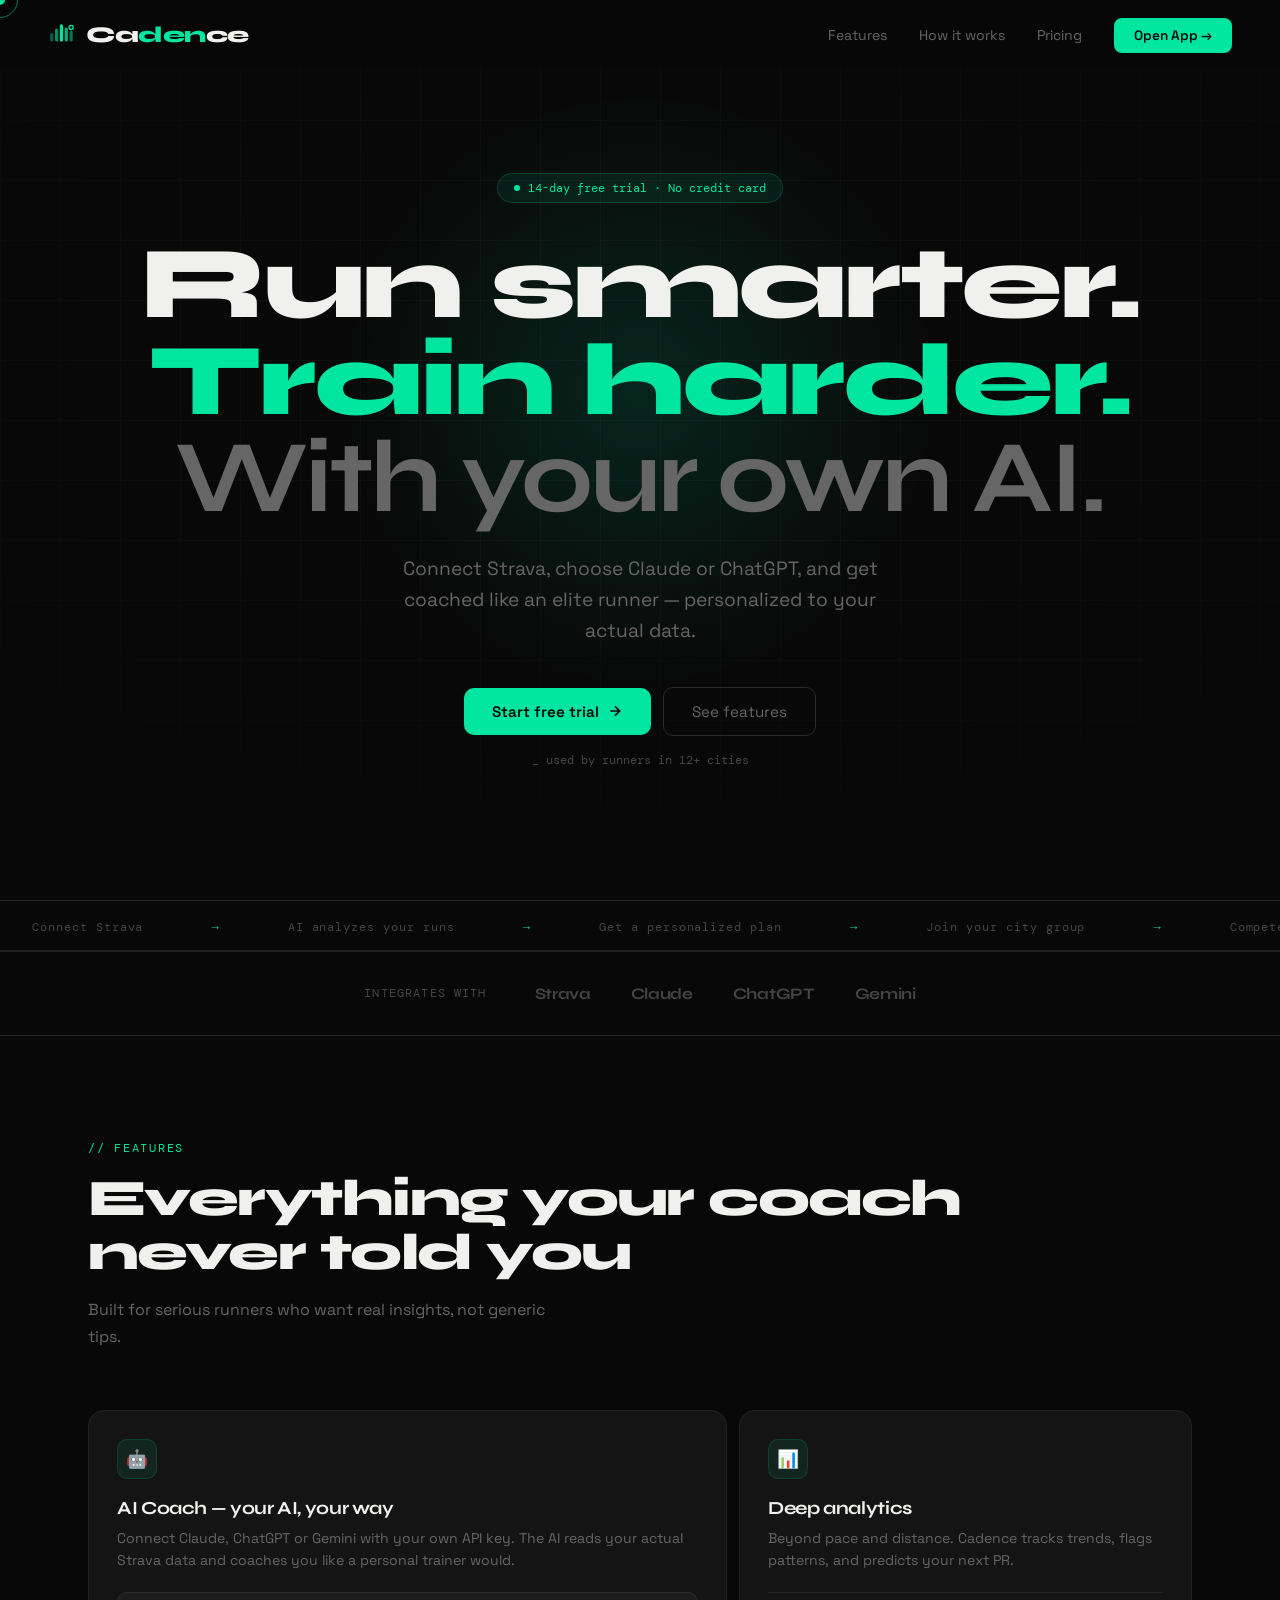
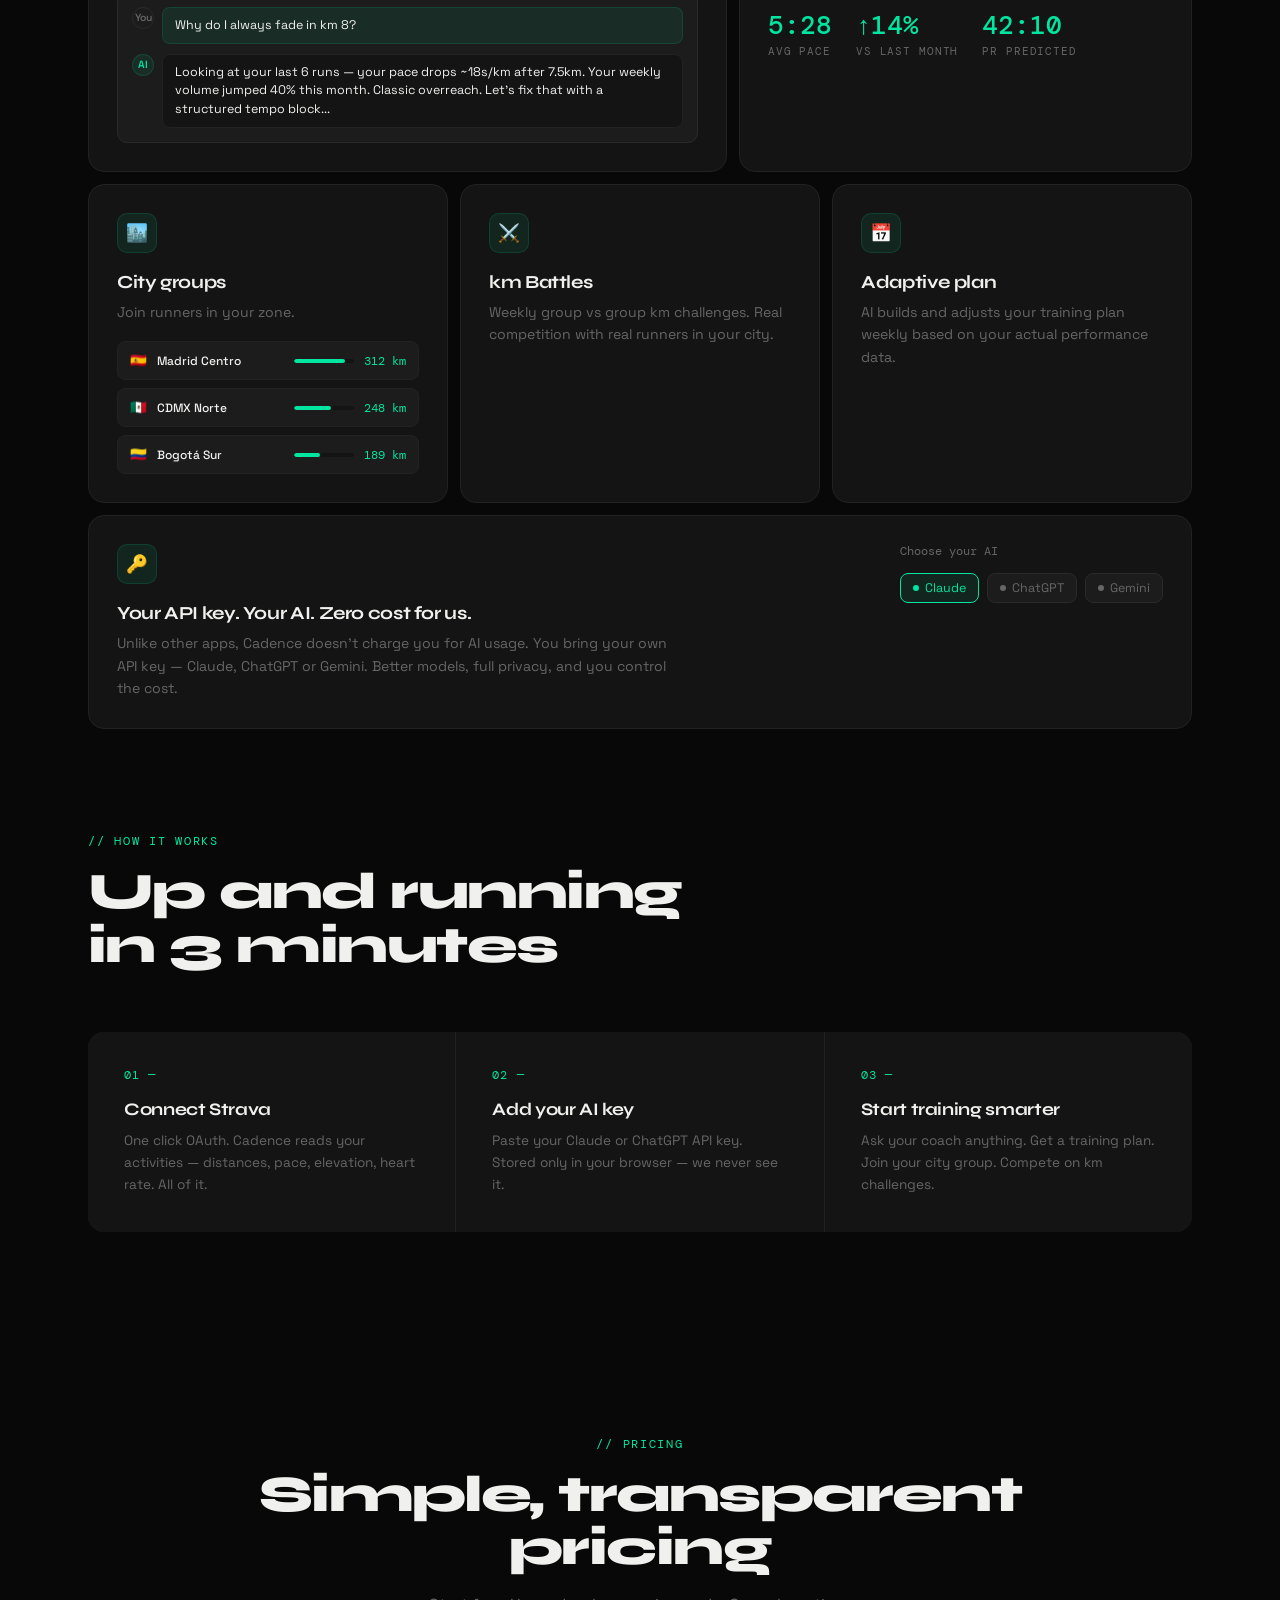
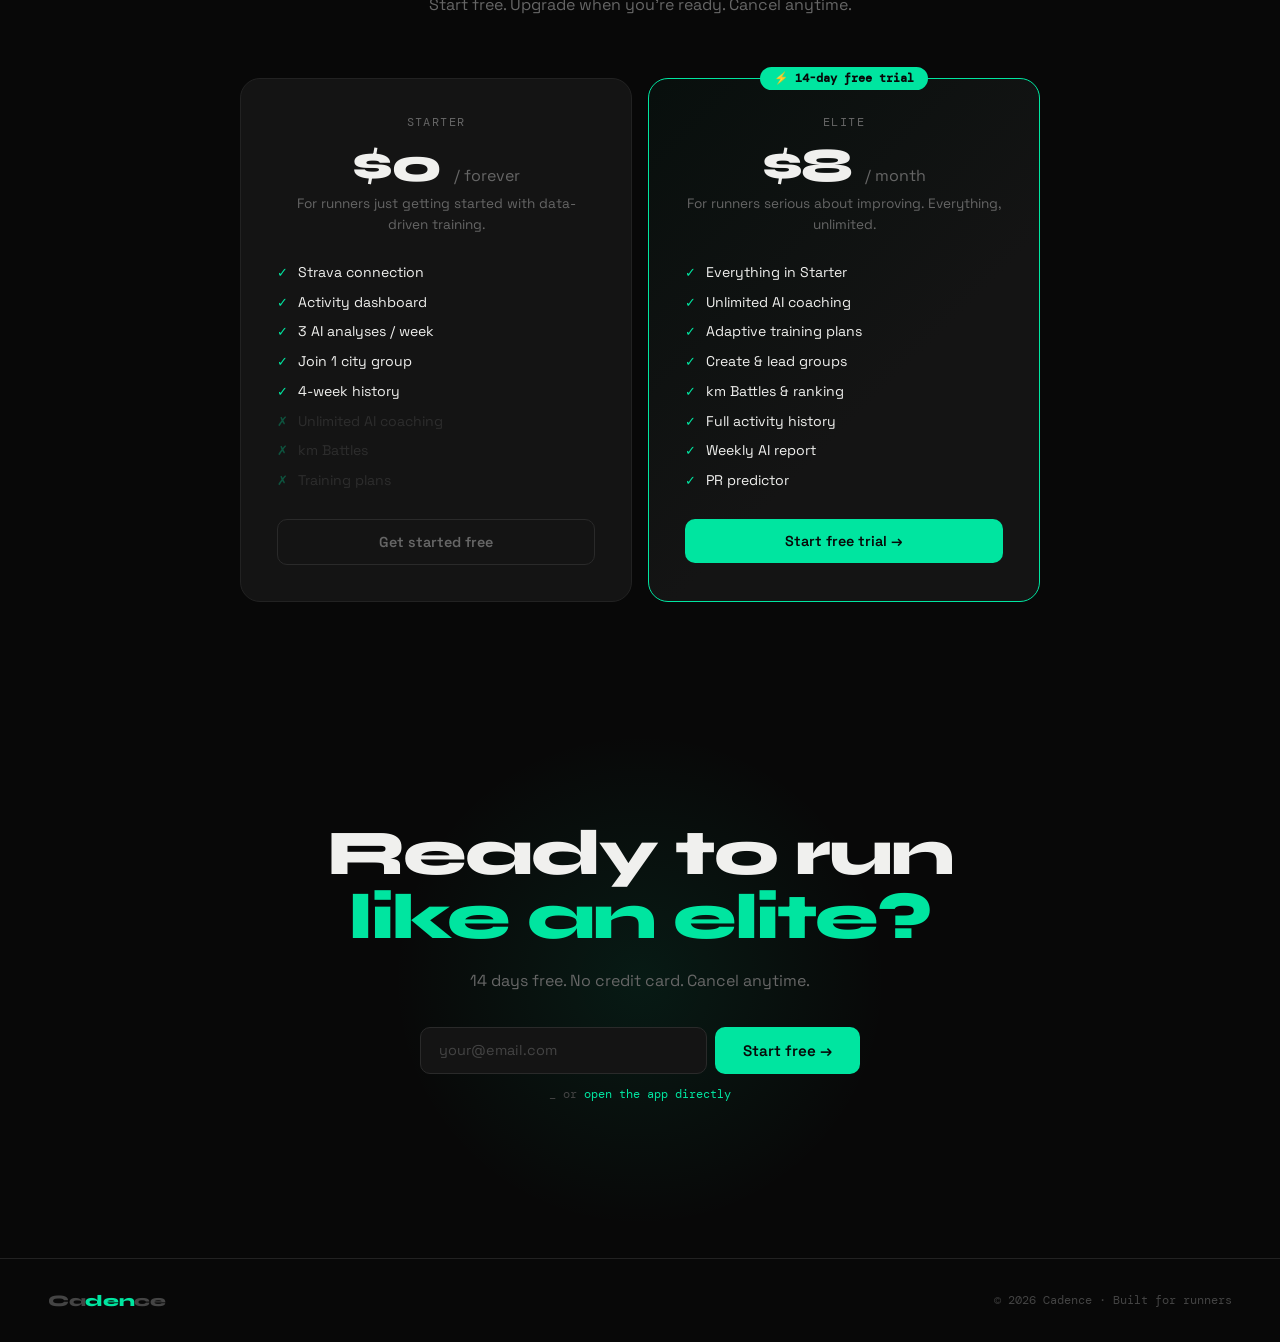
<file: cadence-landing.html>
<!DOCTYPE html>
<html lang="en">
<head>
<meta charset="UTF-8">
<meta name="viewport" content="width=device-width, initial-scale=1.0">
<title>Cadence — AI Running Coach</title>
<meta name="description" content="Connect Strava, choose your AI, get coached like an elite. Free 14-day trial.">
<link rel="preconnect" href="https://fonts.googleapis.com">
<link href="https://fonts.googleapis.com/css2?family=Syne:wght@700;800&family=Space+Grotesk:wght@300;400;500;600&family=DM+Mono:wght@400;500&display=swap" rel="stylesheet">
<style>
  *, *::before, *::after { box-sizing: border-box; margin: 0; padding: 0; }

  :root {
    --green: #00E5A0;
    --green-dark: #00A371;
    --green-dim: #00E5A015;
    --bg: #080808;
    --bg2: #0f0f0f;
    --surface: #141414;
    --surface2: #1c1c1c;
    --border: #222;
    --border2: #2a2a2a;
    --text: #f0f0ee;
    --muted: #666;
    --muted2: #444;
  }

  html { scroll-behavior: smooth; }

  body {
    background: var(--bg);
    color: var(--text);
    font-family: 'Space Grotesk', sans-serif;
    overflow-x: hidden;
    cursor: none;
  }

  /* Custom cursor */
  .cursor {
    position: fixed;
    width: 10px; height: 10px;
    background: var(--green);
    border-radius: 50%;
    pointer-events: none;
    z-index: 9999;
    transform: translate(-50%, -50%);
    transition: transform 0.1s, width 0.2s, height 0.2s, opacity 0.2s;
    mix-blend-mode: difference;
  }

  .cursor-ring {
    position: fixed;
    width: 36px; height: 36px;
    border: 1px solid var(--green);
    border-radius: 50%;
    pointer-events: none;
    z-index: 9998;
    transform: translate(-50%, -50%);
    transition: transform 0.15s ease, width 0.3s, height 0.3s, opacity 0.3s;
    opacity: 0.5;
  }

  /* Nav */
  nav {
    position: fixed;
    top: 0; left: 0; right: 0;
    z-index: 100;
    display: flex;
    align-items: center;
    justify-content: space-between;
    padding: 20px 48px;
    background: rgba(8,8,8,0.8);
    backdrop-filter: blur(20px);
    border-bottom: 1px solid transparent;
    transition: border-color 0.3s;
  }

  nav.scrolled { border-bottom-color: var(--border); }

  .nav-logo {
    display: flex;
    align-items: center;
    gap: 10px;
    text-decoration: none;
  }

  .nav-wordmark {
    font-family: 'Syne', sans-serif;
    font-weight: 800;
    font-size: 1.4rem;
    letter-spacing: -0.02em;
    color: var(--text);
  }

  .nav-wordmark span { color: var(--green); }

  .nav-links {
    display: flex;
    align-items: center;
    gap: 32px;
    list-style: none;
  }

  .nav-links a {
    color: var(--muted);
    text-decoration: none;
    font-size: 0.88rem;
    font-weight: 400;
    transition: color 0.2s;
  }

  .nav-links a:hover { color: var(--text); }

  .nav-cta {
    background: var(--green);
    color: #080808 !important;
    padding: 9px 20px;
    border-radius: 8px;
    font-weight: 600 !important;
    font-size: 0.85rem !important;
    transition: background 0.2s !important;
  }

  .nav-cta:hover { background: #00ffb3 !important; }

  /* Hero */
  .hero {
    min-height: 100vh;
    display: flex;
    flex-direction: column;
    align-items: center;
    justify-content: center;
    text-align: center;
    padding: 120px 24px 80px;
    position: relative;
    overflow: hidden;
  }

  /* Animated grid background */
  .hero-grid {
    position: absolute;
    inset: 0;
    background-image:
      linear-gradient(var(--border) 1px, transparent 1px),
      linear-gradient(90deg, var(--border) 1px, transparent 1px);
    background-size: 60px 60px;
    opacity: 0.3;
    mask-image: radial-gradient(ellipse 80% 60% at 50% 40%, black 30%, transparent 100%);
  }

  /* Waveform visual */
  .hero-wave {
    position: absolute;
    bottom: 0; left: 0; right: 0;
    height: 200px;
    overflow: hidden;
    opacity: 0.06;
  }

  .glow-orb {
    position: absolute;
    width: 600px; height: 600px;
    background: radial-gradient(circle, #00E5A022 0%, transparent 70%);
    top: 50%; left: 50%;
    transform: translate(-50%, -60%);
    pointer-events: none;
    animation: pulse-orb 4s ease-in-out infinite;
  }

  @keyframes pulse-orb {
    0%, 100% { transform: translate(-50%, -60%) scale(1); opacity: 0.7; }
    50% { transform: translate(-50%, -60%) scale(1.1); opacity: 1; }
  }

  .hero-badge {
    display: inline-flex;
    align-items: center;
    gap: 8px;
    background: var(--green-dim);
    border: 1px solid #00E5A030;
    border-radius: 100px;
    padding: 6px 16px;
    font-size: 0.78rem;
    color: var(--green);
    font-family: 'DM Mono', monospace;
    margin-bottom: 32px;
    animation: fadeUp 0.6s ease both;
  }

  .badge-dot {
    width: 6px; height: 6px;
    background: var(--green);
    border-radius: 50%;
    animation: blink 2s ease-in-out infinite;
  }

  @keyframes blink {
    0%, 100% { opacity: 1; }
    50% { opacity: 0.3; }
  }

  @keyframes fadeUp {
    from { opacity: 0; transform: translateY(24px); }
    to   { opacity: 1; transform: translateY(0); }
  }

  .hero h1 {
    font-family: 'Syne', sans-serif;
    font-weight: 800;
    font-size: clamp(3rem, 8vw, 7rem);
    line-height: 0.95;
    letter-spacing: -0.03em;
    margin-bottom: 28px;
    animation: fadeUp 0.7s 0.1s ease both;
    position: relative;
  }

  .hero h1 .accent { color: var(--green); }

  .hero h1 .line2 {
    display: block;
    color: var(--muted);
    font-weight: 700;
  }

  .hero-sub {
    font-size: clamp(1rem, 2vw, 1.2rem);
    color: var(--muted);
    max-width: 520px;
    line-height: 1.6;
    margin-bottom: 40px;
    font-weight: 400;
    animation: fadeUp 0.7s 0.2s ease both;
  }

  .hero-actions {
    display: flex;
    gap: 12px;
    align-items: center;
    animation: fadeUp 0.7s 0.3s ease both;
    flex-wrap: wrap;
    justify-content: center;
  }

  .btn-primary {
    background: var(--green);
    color: #080808;
    border: none;
    padding: 14px 28px;
    border-radius: 10px;
    font-family: 'Space Grotesk', sans-serif;
    font-weight: 600;
    font-size: 0.95rem;
    cursor: pointer;
    text-decoration: none;
    display: inline-flex;
    align-items: center;
    gap: 8px;
    transition: background 0.2s, transform 0.15s;
  }

  .btn-primary:hover { background: #00ffb3; transform: translateY(-1px); }
  .btn-primary:active { transform: scale(0.98); }

  .btn-ghost {
    background: transparent;
    color: var(--muted);
    border: 1px solid var(--border2);
    padding: 14px 28px;
    border-radius: 10px;
    font-family: 'Space Grotesk', sans-serif;
    font-size: 0.95rem;
    cursor: pointer;
    text-decoration: none;
    transition: border-color 0.2s, color 0.2s;
  }

  .btn-ghost:hover { border-color: var(--green); color: var(--green); }

  .hero-note {
    font-size: 0.78rem;
    color: var(--muted2);
    margin-top: 16px;
    font-family: 'DM Mono', monospace;
    animation: fadeUp 0.7s 0.4s ease both;
  }

  /* Logos bar */
  .logos-bar {
    padding: 32px 48px;
    border-top: 1px solid var(--border);
    border-bottom: 1px solid var(--border);
    display: flex;
    align-items: center;
    justify-content: center;
    gap: 48px;
    overflow: hidden;
  }

  .logos-label {
    font-size: 0.72rem;
    color: var(--muted2);
    font-family: 'DM Mono', monospace;
    letter-spacing: 0.1em;
    text-transform: uppercase;
    white-space: nowrap;
    flex-shrink: 0;
  }

  .logos-items {
    display: flex;
    gap: 40px;
    align-items: center;
  }

  .logo-item {
    font-family: 'Syne', sans-serif;
    font-weight: 700;
    font-size: 1rem;
    color: var(--muted2);
    letter-spacing: -0.02em;
    transition: color 0.2s;
  }

  .logo-item:hover { color: var(--muted); }

  /* Section */
  section { padding: 100px 48px; max-width: 1200px; margin: 0 auto; }

  .section-tag {
    display: inline-block;
    font-family: 'DM Mono', monospace;
    font-size: 0.72rem;
    color: var(--green);
    letter-spacing: 0.15em;
    text-transform: uppercase;
    margin-bottom: 16px;
  }

  .section-title {
    font-family: 'Syne', sans-serif;
    font-weight: 800;
    font-size: clamp(2rem, 4vw, 3.2rem);
    letter-spacing: -0.03em;
    line-height: 1.05;
    margin-bottom: 16px;
  }

  .section-sub {
    font-size: 1rem;
    color: var(--muted);
    max-width: 480px;
    line-height: 1.7;
  }

  /* Features bento */
  .bento {
    display: grid;
    grid-template-columns: repeat(12, 1fr);
    grid-template-rows: auto;
    gap: 12px;
    margin-top: 60px;
  }

  .bento-card {
    background: var(--surface);
    border: 1px solid var(--border);
    border-radius: 16px;
    padding: 28px;
    transition: border-color 0.3s, transform 0.2s;
    overflow: hidden;
    position: relative;
  }

  .bento-card:hover {
    border-color: var(--border2);
    transform: translateY(-2px);
  }

  .bento-card:hover .card-glow { opacity: 1; }

  .card-glow {
    position: absolute;
    top: 0; left: 0; right: 0;
    height: 1px;
    background: linear-gradient(90deg, transparent, var(--green), transparent);
    opacity: 0;
    transition: opacity 0.3s;
  }

  .bc-1 { grid-column: span 7; }
  .bc-2 { grid-column: span 5; }
  .bc-3 { grid-column: span 4; }
  .bc-4 { grid-column: span 4; }
  .bc-5 { grid-column: span 4; }
  .bc-6 { grid-column: span 12; }

  .card-icon {
    width: 40px; height: 40px;
    background: var(--green-dim);
    border: 1px solid #00E5A025;
    border-radius: 10px;
    display: flex; align-items: center; justify-content: center;
    font-size: 1.1rem;
    margin-bottom: 18px;
  }

  .card-title {
    font-family: 'Syne', sans-serif;
    font-weight: 700;
    font-size: 1.15rem;
    margin-bottom: 8px;
    letter-spacing: -0.02em;
  }

  .card-desc {
    font-size: 0.88rem;
    color: var(--muted);
    line-height: 1.6;
  }

  /* AI Chat preview in card */
  .ai-preview {
    margin-top: 20px;
    background: var(--surface2);
    border-radius: 10px;
    padding: 14px;
    border: 1px solid var(--border2);
  }

  .ai-msg {
    display: flex;
    gap: 8px;
    margin-bottom: 10px;
    align-items: flex-start;
  }

  .ai-msg:last-child { margin-bottom: 0; }

  .ai-avatar {
    width: 22px; height: 22px;
    border-radius: 50%;
    flex-shrink: 0;
    display: flex; align-items: center; justify-content: center;
    font-size: 0.65rem;
    font-weight: 600;
  }

  .ai-avatar.coach { background: var(--green-dim); color: var(--green); border: 1px solid #00E5A025; }
  .ai-avatar.user { background: var(--surface2); color: var(--muted); border: 1px solid var(--border2); }

  .ai-bubble {
    background: var(--surface);
    border: 1px solid var(--border);
    border-radius: 8px;
    padding: 8px 12px;
    font-size: 0.78rem;
    color: var(--text);
    line-height: 1.5;
    flex: 1;
  }

  .ai-bubble.user-bubble { background: var(--green-dim); border-color: #00E5A020; }

  /* Stats bar in big card */
  .stats-preview {
    display: flex;
    gap: 24px;
    margin-top: 20px;
    padding-top: 20px;
    border-top: 1px solid var(--border);
  }

  .stat-p {
    font-family: 'DM Mono', monospace;
  }

  .stat-p-val {
    font-size: 1.6rem;
    font-weight: 500;
    color: var(--green);
    display: block;
    line-height: 1;
  }

  .stat-p-lbl {
    font-size: 0.68rem;
    color: var(--muted);
    text-transform: uppercase;
    letter-spacing: 0.08em;
    margin-top: 4px;
  }

  /* Groups preview */
  .groups-preview {
    margin-top: 18px;
    display: flex;
    flex-direction: column;
    gap: 8px;
  }

  .group-row {
    display: flex;
    align-items: center;
    gap: 10px;
    background: var(--surface2);
    border-radius: 8px;
    padding: 10px 12px;
    border: 1px solid var(--border);
  }

  .group-zone {
    font-size: 0.75rem;
    font-weight: 500;
    flex: 1;
  }

  .group-km {
    font-family: 'DM Mono', monospace;
    font-size: 0.78rem;
    color: var(--green);
  }

  .group-bar-wrap {
    width: 60px;
    height: 4px;
    background: var(--surface);
    border-radius: 2px;
    overflow: hidden;
  }

  .group-bar { height: 100%; background: var(--green); border-radius: 2px; }

  /* Pricing */
  .pricing-grid {
    display: grid;
    grid-template-columns: 1fr 1fr;
    gap: 16px;
    margin-top: 60px;
    max-width: 800px;
    margin-left: auto;
    margin-right: auto;
  }

  .pricing-card {
    background: var(--surface);
    border: 1px solid var(--border);
    border-radius: 20px;
    padding: 36px;
    position: relative;
    transition: transform 0.2s;
  }

  .pricing-card:hover { transform: translateY(-3px); }

  .pricing-card.featured {
    border-color: var(--green);
    background: linear-gradient(135deg, #00E5A008 0%, var(--surface) 60%);
  }

  .pricing-badge {
    position: absolute;
    top: -12px;
    left: 50%;
    transform: translateX(-50%);
    background: var(--green);
    color: #080808;
    font-size: 0.72rem;
    font-weight: 600;
    padding: 4px 14px;
    border-radius: 100px;
    font-family: 'DM Mono', monospace;
    white-space: nowrap;
  }

  .pricing-name {
    font-family: 'DM Mono', monospace;
    font-size: 0.72rem;
    color: var(--muted);
    text-transform: uppercase;
    letter-spacing: 0.12em;
    margin-bottom: 12px;
  }

  .pricing-price {
    font-family: 'Syne', sans-serif;
    font-weight: 800;
    font-size: 3rem;
    letter-spacing: -0.03em;
    line-height: 1;
    margin-bottom: 4px;
  }

  .pricing-price span {
    font-size: 1rem;
    font-weight: 400;
    color: var(--muted);
    font-family: 'Space Grotesk', sans-serif;
    letter-spacing: 0;
  }

  .pricing-desc {
    font-size: 0.85rem;
    color: var(--muted);
    margin-bottom: 28px;
    line-height: 1.5;
  }

  .pricing-features {
    list-style: none;
    display: flex;
    flex-direction: column;
    gap: 10px;
    margin-bottom: 28px;
  }

  .pricing-features li {
    display: flex;
    align-items: flex-start;
    gap: 10px;
    font-size: 0.88rem;
    color: var(--muted);
    line-height: 1.4;
  }

  .pricing-features li .check {
    color: var(--green);
    flex-shrink: 0;
    font-size: 0.8rem;
    margin-top: 1px;
  }

  .pricing-features li.active { color: var(--text); }

  .btn-pricing {
    width: 100%;
    padding: 13px;
    border-radius: 10px;
    font-family: 'Space Grotesk', sans-serif;
    font-weight: 600;
    font-size: 0.9rem;
    cursor: pointer;
    text-align: center;
    transition: all 0.2s;
    border: none;
  }

  .btn-pricing.primary { background: var(--green); color: #080808; }
  .btn-pricing.primary:hover { background: #00ffb3; }
  .btn-pricing.secondary { background: transparent; border: 1px solid var(--border2); color: var(--muted); }
  .btn-pricing.secondary:hover { border-color: var(--green); color: var(--green); }

  /* How it works */
  .steps-row {
    display: grid;
    grid-template-columns: repeat(3, 1fr);
    gap: 1px;
    margin-top: 60px;
    background: var(--border);
    border-radius: 16px;
    overflow: hidden;
  }

  .step-item {
    background: var(--surface);
    padding: 36px;
    position: relative;
  }

  .step-num {
    font-family: 'DM Mono', monospace;
    font-size: 0.72rem;
    color: var(--green);
    letter-spacing: 0.1em;
    margin-bottom: 16px;
  }

  .step-title {
    font-family: 'Syne', sans-serif;
    font-weight: 700;
    font-size: 1.1rem;
    margin-bottom: 10px;
    letter-spacing: -0.02em;
  }

  .step-desc {
    font-size: 0.85rem;
    color: var(--muted);
    line-height: 1.6;
  }

  /* AI selector */
  .ai-selector {
    display: flex;
    gap: 8px;
    margin-top: 14px;
    flex-wrap: wrap;
  }

  .ai-chip {
    display: flex;
    align-items: center;
    gap: 6px;
    background: var(--surface2);
    border: 1px solid var(--border2);
    border-radius: 8px;
    padding: 6px 12px;
    font-size: 0.78rem;
    color: var(--muted);
    transition: all 0.2s;
  }

  .ai-chip.selected { border-color: var(--green); color: var(--green); background: var(--green-dim); }
  .ai-chip-dot { width: 6px; height: 6px; border-radius: 50%; background: currentColor; }

  /* CTA section */
  .cta-section {
    text-align: center;
    padding: 120px 48px;
    position: relative;
    overflow: hidden;
  }

  .cta-section::before {
    content: '';
    position: absolute;
    width: 500px; height: 500px;
    background: radial-gradient(circle, #00E5A015 0%, transparent 70%);
    top: 50%; left: 50%;
    transform: translate(-50%, -50%);
    pointer-events: none;
  }

  .cta-section h2 {
    font-family: 'Syne', sans-serif;
    font-weight: 800;
    font-size: clamp(2.5rem, 5vw, 4.5rem);
    letter-spacing: -0.03em;
    line-height: 1;
    margin-bottom: 20px;
    position: relative;
  }

  .cta-section p {
    color: var(--muted);
    margin-bottom: 36px;
    font-size: 1rem;
    position: relative;
  }

  /* Footer */
  footer {
    border-top: 1px solid var(--border);
    padding: 32px 48px;
    display: flex;
    align-items: center;
    justify-content: space-between;
  }

  .footer-logo {
    font-family: 'Syne', sans-serif;
    font-weight: 800;
    font-size: 1rem;
    letter-spacing: -0.02em;
    color: var(--muted2);
  }

  .footer-logo span { color: var(--green); }

  .footer-copy {
    font-size: 0.78rem;
    color: var(--muted2);
    font-family: 'DM Mono', monospace;
  }

  /* Waitlist form */
  .waitlist-form {
    display: flex;
    gap: 8px;
    max-width: 440px;
    margin: 0 auto 12px;
    position: relative;
  }

  .waitlist-form input {
    flex: 1;
    background: var(--surface);
    border: 1px solid var(--border2);
    border-radius: 10px;
    padding: 13px 18px;
    color: var(--text);
    font-family: 'Space Grotesk', sans-serif;
    font-size: 0.9rem;
    outline: none;
    transition: border-color 0.2s;
  }

  .waitlist-form input:focus { border-color: var(--green); }
  .waitlist-form input::placeholder { color: var(--muted2); }

  /* Scroll reveal */
  .reveal {
    opacity: 0;
    transform: translateY(30px);
    transition: opacity 0.7s ease, transform 0.7s ease;
  }

  .reveal.visible {
    opacity: 1;
    transform: translateY(0);
  }

  /* Mobile */
  @media (max-width: 768px) {
    nav { padding: 16px 20px; }
    .nav-links { display: none; }
    section { padding: 60px 20px; }
    .bento { display: flex; flex-direction: column; }
    .pricing-grid { grid-template-columns: 1fr; }
    .steps-row { grid-template-columns: 1fr; }
    .logos-bar { flex-direction: column; gap: 20px; padding: 24px 20px; }
    footer { flex-direction: column; gap: 12px; text-align: center; }
    .cta-section { padding: 80px 20px; }
    body { cursor: auto; }
    .cursor, .cursor-ring { display: none; }
  }

  /* Ticker */
  .ticker-wrap {
    border-top: 1px solid var(--border);
    border-bottom: 1px solid var(--border);
    padding: 14px 0;
    overflow: hidden;
    white-space: nowrap;
  }

  .ticker-inner {
    display: inline-block;
    animation: ticker 25s linear infinite;
  }

  .ticker-inner span {
    display: inline-block;
    padding: 0 32px;
    font-family: 'DM Mono', monospace;
    font-size: 0.75rem;
    color: var(--muted2);
    letter-spacing: 0.08em;
  }

  .ticker-inner span.hi { color: var(--green); }

  @keyframes ticker {
    from { transform: translateX(0); }
    to { transform: translateX(-50%); }
  }
</style>
</head>
<body>

<div class="cursor" id="cursor"></div>
<div class="cursor-ring" id="cursor-ring"></div>

<!-- Nav -->
<nav id="navbar">
  <a href="#" class="nav-logo">
    <svg width="28" height="28" viewBox="0 0 52 52" fill="none">
      <rect x="4" y="24" width="6" height="16" rx="3" fill="#00E5A0" opacity="0.4"/>
      <rect x="13" y="16" width="6" height="24" rx="3" fill="#00E5A0" opacity="0.6"/>
      <rect x="22" y="8" width="6" height="32" rx="3" fill="#00E5A0"/>
      <rect x="31" y="14" width="6" height="26" rx="3" fill="#00E5A0" opacity="0.75"/>
      <rect x="40" y="20" width="6" height="20" rx="3" fill="#00E5A0" opacity="0.5"/>
      <circle cx="43" cy="14" r="5" fill="#00E5A0"/>
      <circle cx="43" cy="14" r="2.5" fill="#080808"/>
    </svg>
    <span class="nav-wordmark">Ca<span>den</span>ce</span>
  </a>
  <ul class="nav-links">
    <li><a href="#features">Features</a></li>
    <li><a href="#how">How it works</a></li>
    <li><a href="#pricing">Pricing</a></li>
    <li><a href="app.html" class="nav-cta">Open App →</a></li>
  </ul>
</nav>

<!-- Hero -->
<div class="hero">
  <div class="hero-grid"></div>
  <div class="glow-orb"></div>

  <div class="hero-badge">
    <div class="badge-dot"></div>
    14-day free trial · No credit card
  </div>

  <h1>
    Run smarter.<br>
    <span class="accent">Train harder.</span>
    <span class="line2">With your own AI.</span>
  </h1>

  <p class="hero-sub">
    Connect Strava, choose Claude or ChatGPT, and get coached like an elite runner — personalized to your actual data.
  </p>

  <div class="hero-actions">
    <a href="app.html" class="btn-primary">
      Start free trial
      <svg width="16" height="16" viewBox="0 0 24 24" fill="none" stroke="currentColor" stroke-width="2.5"><path d="M5 12h14M12 5l7 7-7 7"/></svg>
    </a>
    <a href="#features" class="btn-ghost">See features</a>
  </div>
  <p class="hero-note">_ used by runners in 12+ cities</p>
</div>

<!-- Ticker -->
<div class="ticker-wrap">
  <div class="ticker-inner" id="ticker">
    <span>Connect Strava</span>
    <span class="hi">→</span>
    <span>AI analyzes your runs</span>
    <span class="hi">→</span>
    <span>Get a personalized plan</span>
    <span class="hi">→</span>
    <span>Join your city group</span>
    <span class="hi">→</span>
    <span>Compete on km challenges</span>
    <span class="hi">→</span>
    <span>Beat your PR</span>
    <span class="hi">→</span>
    <span>Connect Strava</span>
    <span class="hi">→</span>
    <span>AI analyzes your runs</span>
    <span class="hi">→</span>
    <span>Get a personalized plan</span>
    <span class="hi">→</span>
    <span>Join your city group</span>
    <span class="hi">→</span>
    <span>Compete on km challenges</span>
    <span class="hi">→</span>
    <span>Beat your PR</span>
    <span class="hi">→</span>
  </div>
</div>

<!-- Logos bar -->
<div class="logos-bar">
  <span class="logos-label">Integrates with</span>
  <div class="logos-items">
    <span class="logo-item">Strava</span>
    <span class="logo-item">Claude</span>
    <span class="logo-item">ChatGPT</span>
    <span class="logo-item">Gemini</span>
  </div>
</div>

<!-- Features -->
<section id="features">
  <div class="reveal">
    <span class="section-tag">// features</span>
    <h2 class="section-title">Everything your coach<br>never told you</h2>
    <p class="section-sub">Built for serious runners who want real insights, not generic tips.</p>
  </div>

  <div class="bento reveal">

    <!-- Big card: AI Coach -->
    <div class="bento-card bc-1">
      <div class="card-glow"></div>
      <div class="card-icon">🤖</div>
      <div class="card-title">AI Coach — your AI, your way</div>
      <div class="card-desc">Connect Claude, ChatGPT or Gemini with your own API key. The AI reads your actual Strava data and coaches you like a personal trainer would.</div>
      <div class="ai-preview">
        <div class="ai-msg">
          <div class="ai-avatar user">You</div>
          <div class="ai-bubble user-bubble">Why do I always fade in km 8?</div>
        </div>
        <div class="ai-msg">
          <div class="ai-avatar coach">AI</div>
          <div class="ai-bubble">Looking at your last 6 runs — your pace drops ~18s/km after 7.5km. Your weekly volume jumped 40% this month. Classic overreach. Let's fix that with a structured tempo block...</div>
        </div>
      </div>
    </div>

    <!-- Card: Stats -->
    <div class="bento-card bc-2">
      <div class="card-glow"></div>
      <div class="card-icon">📊</div>
      <div class="card-title">Deep analytics</div>
      <div class="card-desc">Beyond pace and distance. Cadence tracks trends, flags patterns, and predicts your next PR.</div>
      <div class="stats-preview">
        <div class="stat-p">
          <span class="stat-p-val">5:28</span>
          <span class="stat-p-lbl">Avg pace</span>
        </div>
        <div class="stat-p">
          <span class="stat-p-val">↑14%</span>
          <span class="stat-p-lbl">vs last month</span>
        </div>
        <div class="stat-p">
          <span class="stat-p-val">42:10</span>
          <span class="stat-p-lbl">PR predicted</span>
        </div>
      </div>
    </div>

    <!-- Card: City groups -->
    <div class="bento-card bc-3">
      <div class="card-glow"></div>
      <div class="card-icon">🏙️</div>
      <div class="card-title">City groups</div>
      <div class="card-desc">Join runners in your zone.</div>
      <div class="groups-preview">
        <div class="group-row">
          <span style="font-size:0.85rem;">🇪🇸</span>
          <span class="group-zone">Madrid Centro</span>
          <div class="group-bar-wrap"><div class="group-bar" style="width:85%"></div></div>
          <span class="group-km">312 km</span>
        </div>
        <div class="group-row">
          <span style="font-size:0.85rem;">🇲🇽</span>
          <span class="group-zone">CDMX Norte</span>
          <div class="group-bar-wrap"><div class="group-bar" style="width:62%"></div></div>
          <span class="group-km">248 km</span>
        </div>
        <div class="group-row">
          <span style="font-size:0.85rem;">🇨🇴</span>
          <span class="group-zone">Bogotá Sur</span>
          <div class="group-bar-wrap"><div class="group-bar" style="width:44%"></div></div>
          <span class="group-km">189 km</span>
        </div>
      </div>
    </div>

    <!-- Card: km challenges -->
    <div class="bento-card bc-4">
      <div class="card-glow"></div>
      <div class="card-icon">⚔️</div>
      <div class="card-title">km Battles</div>
      <div class="card-desc">Weekly group vs group km challenges. Real competition with real runners in your city.</div>
    </div>

    <!-- Card: Training plan -->
    <div class="bento-card bc-5">
      <div class="card-glow"></div>
      <div class="card-icon">📅</div>
      <div class="card-title">Adaptive plan</div>
      <div class="card-desc">AI builds and adjusts your training plan weekly based on your actual performance data.</div>
    </div>

    <!-- Wide card: Your AI selector -->
    <div class="bento-card bc-6">
      <div class="card-glow"></div>
      <div style="display:flex; align-items:flex-start; justify-content:space-between; flex-wrap:wrap; gap:20px;">
        <div>
          <div class="card-icon">🔑</div>
          <div class="card-title">Your API key. Your AI. Zero cost for us.</div>
          <div class="card-desc" style="max-width:560px;">Unlike other apps, Cadence doesn't charge you for AI usage. You bring your own API key — Claude, ChatGPT or Gemini. Better models, full privacy, and you control the cost.</div>
        </div>
        <div>
          <div style="font-size:0.72rem; color:var(--muted); font-family:'DM Mono', monospace; margin-bottom:10px;">Choose your AI</div>
          <div class="ai-selector">
            <div class="ai-chip selected"><div class="ai-chip-dot"></div>Claude</div>
            <div class="ai-chip"><div class="ai-chip-dot"></div>ChatGPT</div>
            <div class="ai-chip"><div class="ai-chip-dot"></div>Gemini</div>
          </div>
        </div>
      </div>
    </div>

  </div>
</section>

<!-- How it works -->
<section id="how" style="padding-top: 0;">
  <div class="reveal">
    <span class="section-tag">// how it works</span>
    <h2 class="section-title">Up and running<br>in 3 minutes</h2>
  </div>

  <div class="steps-row reveal">
    <div class="step-item">
      <div class="step-num">01 —</div>
      <div class="step-title">Connect Strava</div>
      <div class="step-desc">One click OAuth. Cadence reads your activities — distances, pace, elevation, heart rate. All of it.</div>
    </div>
    <div class="step-item">
      <div class="step-num">02 —</div>
      <div class="step-title">Add your AI key</div>
      <div class="step-desc">Paste your Claude or ChatGPT API key. Stored only in your browser — we never see it.</div>
    </div>
    <div class="step-item">
      <div class="step-num">03 —</div>
      <div class="step-title">Start training smarter</div>
      <div class="step-desc">Ask your coach anything. Get a training plan. Join your city group. Compete on km challenges.</div>
    </div>
  </div>
</section>

<!-- Pricing -->
<section id="pricing" style="text-align:center; max-width:900px;">
  <div class="reveal">
    <span class="section-tag">// pricing</span>
    <h2 class="section-title">Simple, transparent pricing</h2>
    <p class="section-sub" style="margin: 0 auto;">Start free. Upgrade when you're ready. Cancel anytime.</p>
  </div>

  <div class="pricing-grid reveal">

    <div class="pricing-card">
      <div class="pricing-name">Starter</div>
      <div class="pricing-price">$0 <span>/ forever</span></div>
      <div class="pricing-desc">For runners just getting started with data-driven training.</div>
      <ul class="pricing-features">
        <li class="active"><span class="check">✓</span> Strava connection</li>
        <li class="active"><span class="check">✓</span> Activity dashboard</li>
        <li class="active"><span class="check">✓</span> 3 AI analyses / week</li>
        <li class="active"><span class="check">✓</span> Join 1 city group</li>
        <li class="active"><span class="check">✓</span> 4-week history</li>
        <li style="opacity:0.3"><span class="check">✗</span> Unlimited AI coaching</li>
        <li style="opacity:0.3"><span class="check">✗</span> km Battles</li>
        <li style="opacity:0.3"><span class="check">✗</span> Training plans</li>
      </ul>
      <button class="btn-pricing secondary" onclick="location.href='app.html'">Get started free</button>
    </div>

    <div class="pricing-card featured">
      <div class="pricing-badge">⚡ 14-day free trial</div>
      <div class="pricing-name">Elite</div>
      <div class="pricing-price">$8 <span>/ month</span></div>
      <div class="pricing-desc">For runners serious about improving. Everything, unlimited.</div>
      <ul class="pricing-features">
        <li class="active"><span class="check">✓</span> Everything in Starter</li>
        <li class="active"><span class="check">✓</span> Unlimited AI coaching</li>
        <li class="active"><span class="check">✓</span> Adaptive training plans</li>
        <li class="active"><span class="check">✓</span> Create & lead groups</li>
        <li class="active"><span class="check">✓</span> km Battles & ranking</li>
        <li class="active"><span class="check">✓</span> Full activity history</li>
        <li class="active"><span class="check">✓</span> Weekly AI report</li>
        <li class="active"><span class="check">✓</span> PR predictor</li>
      </ul>
      <button class="btn-pricing primary" onclick="location.href='app.html'">Start free trial →</button>
    </div>

  </div>
</section>

<!-- CTA -->
<div class="cta-section">
  <h2 class="reveal">Ready to run<br><span style="color:var(--green)">like an elite?</span></h2>
  <p class="reveal">14 days free. No credit card. Cancel anytime.</p>
  <div class="waitlist-form reveal">
    <input type="email" placeholder="your@email.com" id="email-input">
    <button class="btn-primary" onclick="handleWaitlist()">Start free →</button>
  </div>
  <p style="font-size:0.75rem; color:var(--muted2); font-family:'DM Mono',monospace;" class="reveal">_ or <a href="app.html" style="color:var(--green); text-decoration:none;">open the app directly</a></p>
</div>

<!-- Footer -->
<footer>
  <div class="footer-logo">Ca<span>den</span>ce</div>
  <div class="footer-copy">© 2026 Cadence · Built for runners</div>
</footer>

<script>
  // Custom cursor
  const cursor = document.getElementById('cursor');
  const ring = document.getElementById('cursor-ring');
  let mx = 0, my = 0, rx = 0, ry = 0;

  document.addEventListener('mousemove', e => {
    mx = e.clientX; my = e.clientY;
    cursor.style.left = mx + 'px';
    cursor.style.top = my + 'px';
  });

  function animateRing() {
    rx += (mx - rx) * 0.12;
    ry += (my - ry) * 0.12;
    ring.style.left = rx + 'px';
    ring.style.top = ry + 'px';
    requestAnimationFrame(animateRing);
  }
  animateRing();

  document.querySelectorAll('a, button, input').forEach(el => {
    el.addEventListener('mouseenter', () => {
      cursor.style.width = '6px';
      cursor.style.height = '6px';
      ring.style.width = '52px';
      ring.style.height = '52px';
    });
    el.addEventListener('mouseleave', () => {
      cursor.style.width = '10px';
      cursor.style.height = '10px';
      ring.style.width = '36px';
      ring.style.height = '36px';
    });
  });

  // Nav scroll
  window.addEventListener('scroll', () => {
    document.getElementById('navbar').classList.toggle('scrolled', window.scrollY > 40);
  });

  // Scroll reveal
  const reveals = document.querySelectorAll('.reveal');
  const observer = new IntersectionObserver(entries => {
    entries.forEach(e => { if (e.isIntersecting) e.target.classList.add('visible'); });
  }, { threshold: 0.1 });
  reveals.forEach(r => observer.observe(r));

  // Waitlist
  function handleWaitlist() {
    const email = document.getElementById('email-input').value.trim();
    if (!email || !email.includes('@')) {
      document.getElementById('email-input').style.borderColor = '#ff4444';
      setTimeout(() => document.getElementById('email-input').style.borderColor = '', 1500);
      return;
    }
    document.getElementById('email-input').value = '';
    document.getElementById('email-input').placeholder = '✓ You\'re on the list!';
    document.getElementById('email-input').style.borderColor = 'var(--green)';
  }

  // AI chip selector
  document.querySelectorAll('.ai-chip').forEach(chip => {
    chip.addEventListener('click', () => {
      chip.closest('.ai-selector').querySelectorAll('.ai-chip').forEach(c => c.classList.remove('selected'));
      chip.classList.add('selected');
    });
  });
</script>
</body>
</html>
</file>
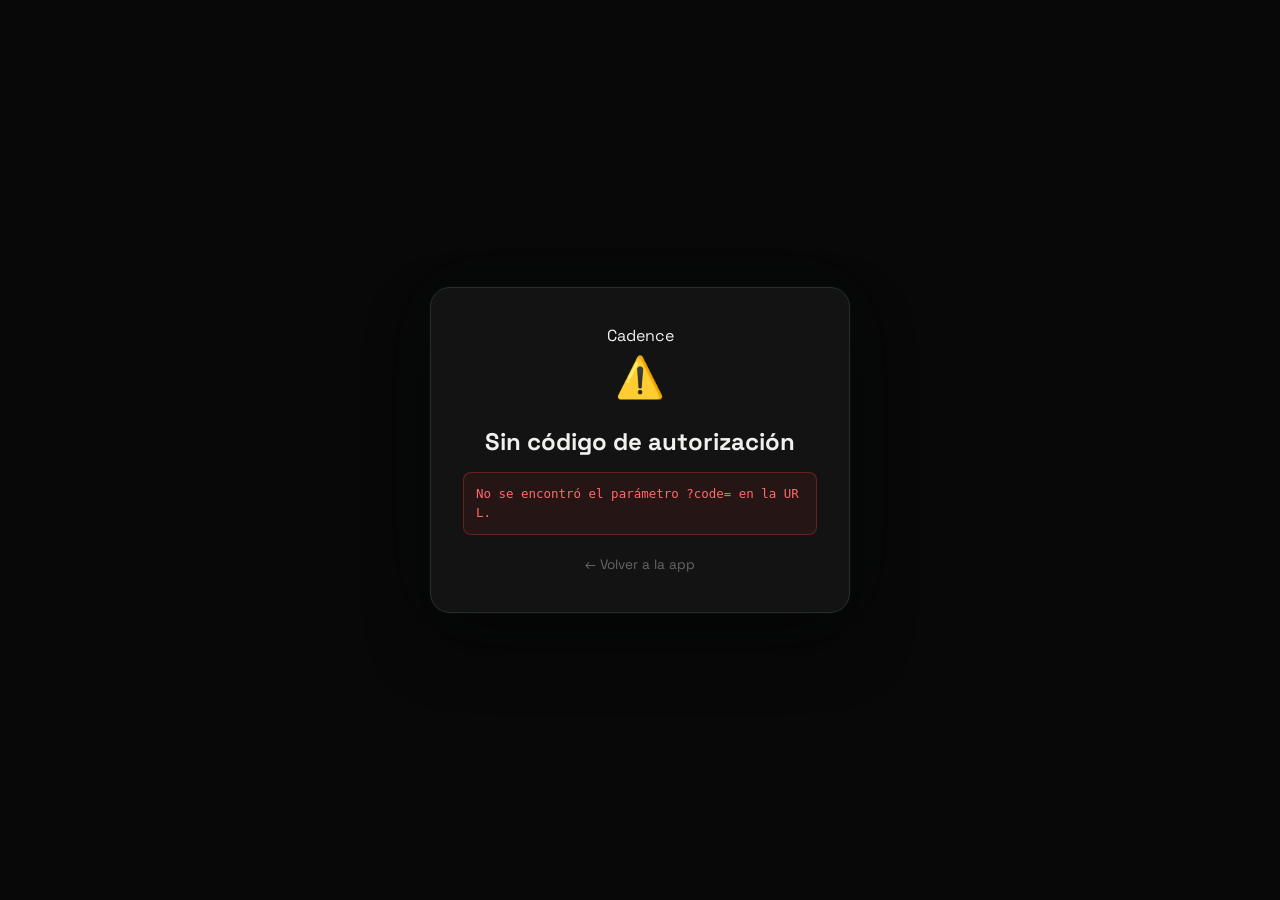
<file: strava-callback.html>
<!DOCTYPE html>
<html lang="en">
<head>
  <meta charset="UTF-8">
  <meta name="viewport" content="width=device-width, initial-scale=1.0">
  <title>Strava Connected — Cadence</title>
  <link rel="preconnect" href="https://fonts.googleapis.com">
  <link href="https://fonts.googleapis.com/css2?family=Syne:wght@800&family=Space+Grotesk:wght@400;500&family=DM+Mono:wght@400&display=swap" rel="stylesheet">
  <link rel="stylesheet" href="./css/styles.css">
</head>
<body>
  <div style="min-height:100vh;display:flex;align-items:center;justify-content:center;padding:24px">
    <div class="auth-card" style="text-align:center;max-width:420px">
      <div class="brand">Ca<span>den</span>ce</div>

      <!-- Loading state -->
      <div id="state-loading">
        <div style="font-size:2.5rem;margin-bottom:16px">🔗</div>
        <h2 style="margin-bottom:8px">Connecting Strava…</h2>
        <p style="color:var(--muted);font-size:0.88rem" id="loading-status">Processing authorization…</p>
        <div style="margin-top:20px"><div class="spinner"></div></div>
      </div>

      <!-- Success state -->
      <div id="state-success" style="display:none">
        <div style="font-size:3rem;margin-bottom:16px">🎉</div>
        <h2 style="margin-bottom:10px">Your Strava is now connected!</h2>
        <p style="color:var(--muted);font-size:0.9rem;margin-bottom:28px;line-height:1.5">
          Your activities are being synced.<br>Redirecting to your dashboard...
        </p>
      </div>

      <!-- Error state -->
      <div id="state-error" style="display:none">
        <div style="font-size:2.5rem;margin-bottom:16px">⚠️</div>
        <h2 id="error-title" style="margin-bottom:8px">Error</h2>
        <pre id="error-detail" style="margin-top:12px;padding:12px;background:rgba(255,60,60,.08);border:1px solid rgba(255,60,60,.3);border-radius:8px;font-size:0.78rem;color:#ff6b6b;text-align:left;white-space:pre-wrap;word-break:break-all"></pre>
        <a href="./app.html" style="display:inline-block;margin-top:20px;font-size:0.85rem;color:var(--muted)">← Volver a la app</a>
      </div>
    </div>
  </div>

  <script type="module">
    import { CONFIG } from './js/config.js';

    function setState(name) {
      ['loading', 'success', 'error'].forEach(s =>
        document.getElementById(`state-${s}`).style.display = s === name ? 'block' : 'none'
      );
    }

    function showError(title, detail) {
      setState('error');
      document.getElementById('error-title').textContent = title;
      document.getElementById('error-detail').textContent = detail || '(sin detalle)';
      console.error('[strava-callback]', title, detail);
    }

    // Read the access token directly from localStorage so we never create a
    // Supabase client on this page — a background auto-refresh on a second
    // client can fail and wipe the session before the user clicks the CTA.
    function getStoredAccessToken() {
      try {
        const projectRef = new URL(CONFIG.supabaseUrl).hostname.split('.')[0];
        const raw = localStorage.getItem(`sb-${projectRef}-auth-token`);
        return raw ? JSON.parse(raw)?.access_token ?? null : null;
      } catch { return null; }
    }

    async function run() {
      const params = new URLSearchParams(window.location.search);
      const code = params.get('code');
      const urlError = params.get('error');

      if (urlError) {
        showError('Autorización denegada', `Strava devolvió: ${urlError}`);
        return;
      }
      if (!code) {
        showError('Sin código de autorización', 'No se encontró el parámetro ?code= en la URL.');
        return;
      }

      const accessToken = getStoredAccessToken();
      if (!accessToken) {
        showError('No estás autenticado', 'No hay sesión activa. Inicia sesión en la app y vuelve a intentarlo.');
        return;
      }

      document.getElementById('loading-status').textContent = 'Exchanging authorization code…';

      let resp, data;
      try {
        resp = await fetch(`${CONFIG.supabaseUrl}/functions/v1/exchange-strava-code`, {
          method: 'POST',
          headers: {
            'Content-Type': 'application/json',
            'Authorization': `Bearer ${accessToken}`,
            'apikey': CONFIG.supabaseAnonKey,
          },
          body: JSON.stringify({ code, redirectUri: `${window.location.origin}/strava-callback.html` }),
        });
        data = await resp.json();
      } catch (e) {
        showError('Error de red', String(e));
        return;
      }

      if (!resp.ok || !data?.ok) {
        showError('Error al conectar Strava', data?.error ?? `HTTP ${resp.status}`);
        return;
      }

      setState('success');
      // Mark new connection so app.html can trigger auto-sync
      sessionStorage.setItem('strava_just_connected', '1');
      setTimeout(() => {
        window.location.replace('./app.html');
      }, 1500);
    }

    run();
  </script>
</body>
</html>
</file>
<file: css/styles.css>
*, *::before, *::after { box-sizing: border-box; margin: 0; padding: 0; }

:root {
  --green: #00E5A0;
  --green-dim: #00E5A012;
  --bg: #080808;
  --surface: #131313;
  --surface2: #1a1a1a;
  --surface3: #222;
  --border: #1e1e1e;
  --border2: #2a2a2a;
  --text: #f0f0ee;
  --muted: #666;
  --muted2: #3a3a3a;
}

html { scroll-behavior: smooth; }

body {
  background: var(--bg);
  color: var(--text);
  font-family: 'Space Grotesk', sans-serif;
  min-height: 100vh;
  line-height: 1.5;
}

/* ── UTILS ── */
.hidden { display: none !important; }

a { color: var(--green); text-decoration: none; }
a:hover { text-decoration: underline; }

/* ── INPUTS ── */
.inp {
  width: 100%;
  background: var(--surface2);
  border: 1px solid var(--border2);
  border-radius: 10px;
  padding: 13px 16px;
  color: var(--text);
  font-family: 'Space Grotesk', sans-serif;
  font-size: 0.9rem;
  outline: none;
  transition: border-color 0.2s;
  display: block;
  margin-bottom: 10px;
}
.inp:focus { border-color: var(--green); }
.inp::placeholder { color: var(--muted2); }

/* ── BUTTONS ── */
.btn {
  display: inline-flex;
  align-items: center;
  justify-content: center;
  gap: 8px;
  border: none;
  border-radius: 10px;
  padding: 13px 24px;
  font-family: 'Space Grotesk', sans-serif;
  font-weight: 600;
  font-size: 0.9rem;
  cursor: pointer;
  transition: all 0.2s;
  text-decoration: none;
}
.btn-green { background: var(--green); color: #080808; }
.btn-green:hover { background: #00ffb3; text-decoration: none; }
.btn-green:disabled { opacity: 0.5; cursor: not-allowed; }
.btn-outline { background: transparent; border: 1px solid var(--border2); color: var(--muted); }
.btn-outline:hover { border-color: var(--green); color: var(--green); }
.btn-full { width: 100%; }
.btn-sm {
  background: var(--surface);
  border: 1px solid var(--border2);
  color: var(--muted);
  border-radius: 8px;
  padding: 7px 14px;
  font-family: 'Space Grotesk', sans-serif;
  font-size: 0.8rem;
  cursor: pointer;
  transition: all 0.2s;
}
.btn-sm:hover { border-color: var(--green); color: var(--green); }
.btn-sm.on { background: var(--green); color: #080808; border-color: var(--green); font-weight: 600; }
.btn-google {
  width: 100%;
  background: var(--surface2);
  border: 1px solid var(--border2);
  color: var(--text);
  border-radius: 10px;
  padding: 13px;
  font-family: 'Space Grotesk', sans-serif;
  font-size: 0.9rem;
  font-weight: 500;
  cursor: pointer;
  display: flex;
  align-items: center;
  justify-content: center;
  gap: 10px;
  transition: all 0.2s;
  margin-bottom: 14px;
}
.btn-google:hover { border-color: var(--green); }

/* ── CARDS ── */
.card {
  background: var(--surface);
  border: 1px solid var(--border);
  border-radius: 12px;
  padding: 18px;
  margin-bottom: 12px;
}

/* ── DIVIDER ── */
.divider {
  display: flex;
  align-items: center;
  gap: 12px;
  margin: 4px 0 14px;
}
.divider::before, .divider::after {
  content: '';
  flex: 1;
  height: 1px;
  background: var(--border2);
}
.divider span { font-size: 0.72rem; color: var(--muted2); font-family: 'DM Mono', monospace; }

/* ── TOAST ── */
#toast-root {
  position: fixed;
  bottom: 24px;
  left: 50%;
  transform: translateX(-50%);
  z-index: 9999;
  display: flex;
  flex-direction: column;
  align-items: center;
  gap: 8px;
  pointer-events: none;
}
.toast {
  background: var(--surface2);
  border: 1px solid var(--border2);
  border-radius: 10px;
  padding: 10px 20px;
  font-size: 0.85rem;
  white-space: nowrap;
  box-shadow: 0 8px 32px #00000060;
  animation: fadeUp 0.3s ease;
  pointer-events: none;
}
.toast.success { border-color: #00E5A040; color: var(--green); }
.toast.error { border-color: #ff444440; color: #ff8080; }

/* ── SPINNER ── */
.spinner {
  width: 18px;
  height: 18px;
  border: 2px solid var(--border2);
  border-top-color: var(--green);
  border-radius: 50%;
  animation: spin 0.7s linear infinite;
  display: inline-block;
  vertical-align: middle;
  margin-right: 6px;
}

/* ── EMPTY ── */
.empty {
  text-align: center;
  padding: 48px 20px;
  color: var(--muted);
  font-size: 0.9rem;
}

/* ── MODAL ── */
.modal-overlay {
  position: fixed;
  inset: 0;
  background: #00000090;
  z-index: 200;
  display: flex;
  align-items: flex-end;
  justify-content: center;
}
@media (min-width: 600px) {
  .modal-overlay { align-items: center; }
  .modal-box { border-radius: 20px !important; max-width: 440px; }
}
.modal-box {
  background: var(--surface);
  border: 1px solid var(--border2);
  border-radius: 20px 20px 0 0;
  padding: 28px 24px 40px;
  width: 100%;
  animation: slideUp 0.3s ease;
}
.modal-handle {
  width: 36px;
  height: 4px;
  background: var(--border2);
  border-radius: 2px;
  margin: 0 auto 20px;
}
.modal-title { font-family: 'Syne', sans-serif; font-weight: 800; font-size: 1.15rem; margin-bottom: 8px; letter-spacing: -0.02em; }
.modal-sub { font-size: 0.85rem; color: var(--muted); margin-bottom: 18px; line-height: 1.5; }

/* ── PLAN TAG ── */
.plan-tag {
  display: inline-block;
  padding: 2px 10px;
  border-radius: 6px;
  font-size: 0.68rem;
  font-family: 'DM Mono', monospace;
  font-weight: 500;
}
.plan-tag.trial { background: var(--green-dim); color: var(--green); border: 1px solid #00E5A025; }
.plan-tag.elite { background: linear-gradient(90deg,#00E5A020,#00E5A010); color: var(--green); border: 1px solid #00E5A030; }
.plan-tag.free { background: var(--surface3); color: var(--muted); }

/* ── ELITE MODAL ── */
.elite-overlay {
  position: fixed;
  inset: 0;
  background: #00000095;
  z-index: 300;
  display: flex;
  align-items: center;
  justify-content: center;
  padding: 24px;
}
.elite-box {
  background: var(--surface);
  border: 1px solid var(--green);
  border-radius: 20px;
  padding: 32px 24px;
  max-width: 380px;
  width: 100%;
  text-align: center;
  animation: fadeUp 0.5s ease;
  position: relative;
  overflow: hidden;
}
.elite-box::before {
  content: '';
  position: absolute;
  top: 0; left: 0; right: 0;
  height: 2px;
  background: linear-gradient(90deg, transparent, var(--green), transparent);
}
.benefit-row {
  display: flex;
  gap: 10px;
  align-items: center;
  background: var(--surface2);
  border-radius: 10px;
  padding: 12px;
  margin-bottom: 8px;
  text-align: left;
}

/* ══════════════════════════════════════
   AUTH SCREEN
══════════════════════════════════════ */
.auth-screen {
  min-height: 100vh;
  display: flex;
  align-items: center;
  justify-content: center;
  padding: 24px 16px;
  position: relative;
  overflow: hidden;
  background: var(--bg);
}

/* Animated grid background */
.auth-grid {
  position: absolute;
  inset: 0;
  background-image:
    linear-gradient(rgba(0,229,160,0.04) 1px, transparent 1px),
    linear-gradient(90deg, rgba(0,229,160,0.04) 1px, transparent 1px);
  background-size: 48px 48px;
  mask-image: radial-gradient(ellipse 80% 80% at 50% 50%, black 20%, transparent 100%);
  pointer-events: none;
}

/* Glowing orb */
.auth-orb {
  position: absolute;
  width: 600px;
  height: 600px;
  border-radius: 50%;
  background: radial-gradient(circle, #00E5A018 0%, #00E5A008 40%, transparent 70%);
  top: 50%;
  left: 50%;
  transform: translate(-50%, -50%);
  pointer-events: none;
  animation: orbPulse 6s ease-in-out infinite;
}

/* Card */
.auth-card {
  position: relative;
  z-index: 1;
  width: 100%;
  max-width: 400px;
  background: var(--surface);
  border: 1px solid var(--border2);
  border-radius: 20px;
  padding: 36px 32px;
  box-shadow:
    0 0 0 1px #00E5A008,
    0 32px 64px #00000060,
    0 0 80px #00E5A006;
  animation: fadeUp 0.5s ease both;
}

@media (max-width: 440px) {
  .auth-card { padding: 28px 20px; border-radius: 16px; }
}

/* Logo */
.auth-logo {
  display: flex;
  align-items: center;
  gap: 9px;
  margin-bottom: 32px;
}
.auth-wordmark {
  font-family: 'Syne', sans-serif;
  font-weight: 800;
  font-size: 1.3rem;
  letter-spacing: -0.03em;
  color: var(--text);
}
.auth-wordmark span { color: var(--green); }

/* View container */
.auth-view { animation: fadeUp 0.3s ease both; }

/* Headings */
.auth-h {
  font-family: 'Syne', sans-serif;
  font-weight: 800;
  font-size: 1.55rem;
  letter-spacing: -0.03em;
  margin-bottom: 6px;
  line-height: 1.2;
}
.auth-sub {
  font-size: 0.85rem;
  color: var(--muted);
  margin-bottom: 24px;
  line-height: 1.5;
}

/* Divider */
.auth-divider {
  display: flex;
  align-items: center;
  gap: 12px;
  margin: 4px 0 14px;
}
.auth-divider::before,
.auth-divider::after {
  content: '';
  flex: 1;
  height: 1px;
  background: var(--border2);
}
.auth-divider span {
  font-size: 0.7rem;
  color: var(--muted2);
  font-family: 'DM Mono', monospace;
  letter-spacing: 0.05em;
}

/* Footer */
.auth-foot {
  text-align: center;
  font-size: 0.82rem;
  color: var(--muted);
  margin-top: 16px;
}
.auth-link {
  color: var(--green);
  cursor: pointer;
  text-decoration: none;
}
.auth-link:hover { text-decoration: underline; }
.auth-tip {
  text-align: center;
  font-size: 0.72rem;
  color: var(--muted2);
  margin-top: 10px;
  margin-bottom: 4px;
}

/* Progress dots (Strava onboarding) */
.auth-progress {
  display: flex;
  gap: 6px;
  margin-bottom: 24px;
}
.auth-dot {
  width: 8px;
  height: 8px;
  border-radius: 50%;
  background: var(--surface3);
  border: 1px solid var(--border2);
  transition: all 0.3s;
}
.auth-dot.done {
  background: var(--green);
  border-color: var(--green);
  box-shadow: 0 0 6px #00E5A060;
}

/* ── ANIMATIONS ── */
@keyframes orbPulse {
  0%, 100% { opacity: 1; transform: translate(-50%,-50%) scale(1); }
  50%       { opacity: 0.6; transform: translate(-50%,-50%) scale(1.12); }
}
@keyframes fadeUp {
  from { opacity: 0; transform: translateY(16px); }
  to   { opacity: 1; transform: translateY(0); }
}
@keyframes slideUp {
  from { transform: translateY(100%); }
  to   { transform: translateY(0); }
}
@keyframes spin { to { transform: rotate(360deg); } }
@keyframes pulse {
  0%, 100% { transform: translate(-50%,-50%) scale(1); }
  50%       { transform: translate(-50%,-50%) scale(1.08); }
}
@keyframes blink { 0%,100%{opacity:1} 50%{opacity:0.3} }
@keyframes typing {
  0%,80%,100% { transform: scale(0.7); opacity: 0.5; }
  40%          { transform: scale(1); opacity: 1; }
}
</file>
